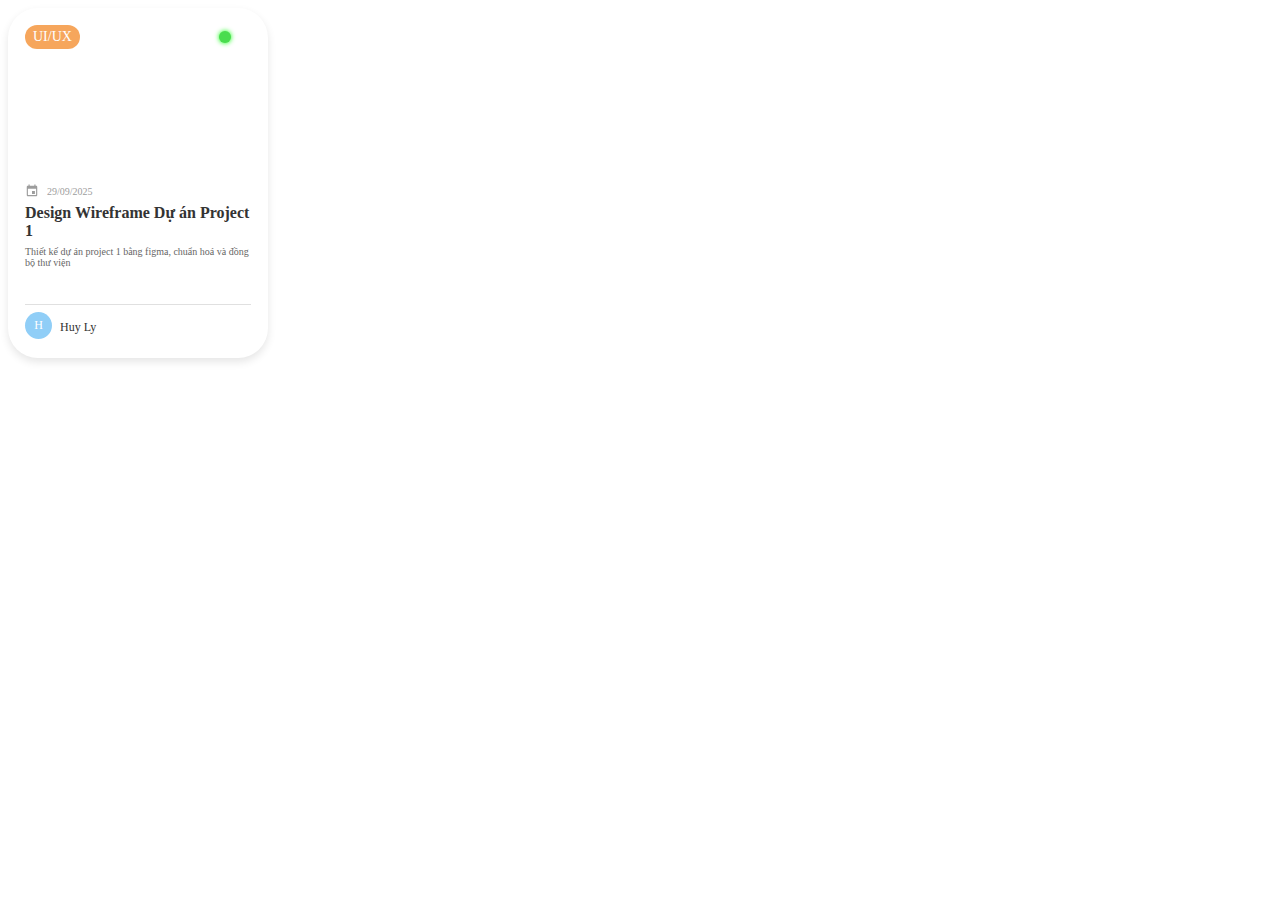
<file: card.html>
<!DOCTYPE html>
<html lang="en">
<head>
    <meta charset="UTF-8">
    <meta name="viewport" content="width=device-width, initial-scale=1.0">
    <title>Document</title>
    <link rel="stylesheet" href="css/card.css">
    <!-- <style>
        *{
            margin: 0;
            padding: 0;
            box-sizing: border-box;
        }

        body{
            font-family: 'Inter', sans-serif;
            background-color: #f0f2f5;
            display: flex;
            justify-content: center;
            align-items: center;
            height: 100vh;
        }

        .card-container{
            width: 240px;
            height: 350px;
            background-color: #fff;
            box-sizing: border-box;
            padding: 0 17px;
            border-radius: 30px;
            box-shadow: 0 4px 8px rgba(0, 0, 0, 0.1);
            position: relative;
            overflow: hidden;
            transition: transform 0.3s, box-shadow 0.3s;
        }

        .card-container:hover{
            cursor: pointer;
            transform: translateY(-10px);
            box-shadow: 0 12px 16px rgba(52, 52, 52, 0.2);
            .img{
                transform: scale(1.05);
            }
        }
        
        .img{
            position: absolute;
            overflow: hidden;
            top: 0;
            left: 0;
            width: 240px;
            height: 170px;
            background-color: antiquewhite;
            background: url(https://images.unsplash.com/photo-1461749280684-dccba630e2f6?q=80&w=2069&auto=format&fit=crop&ixlib=rb-4.1.0&ixid=M3wxMjA3fDB8MHxwaG90by1wYWdlfHx8fGVufDB8fHx8fA==);
            background-size: cover;
            background-position: center;
            transition: all 0.5s ease;
        }

        .content-card{
            margin-top: 176px;
            display: flex;
            flex-direction: column;
            gap: 36px;
        }
        
        .wrap-head{
            display: flex;
            flex-direction: column;
            gap: 6px;
        }

        .wrap-head .title{
            display: flex;
            align-items: center;
            gap: 8px;
            color: #9D9D9D;
            font-size: 10px;
        }

        .wrap-head .heading{
            font-size: 16px;
            font-weight: 600;
            color: #333333;
        }

        .wrap-head .description{
            font-size: 10px;
            color: #666666;
        }

        .user{
            border-top: 1px solid #E0E0E0;
            display: flex;
            align-items: center;
            gap: 8px;
            box-sizing: border-box;
            padding-top: 7px;
        }

        .user .user-avt{
            width: 27px;
            height: 27px;
            border-radius: 50%;
            background-color: #90cef7;
            color: #fff;
            display: flex;
            justify-content: center;
            align-items: center;
            font-size: 12px;
        }

        .user .user-name{
            font-size: 12px;
            color: #333333;
            margin-top: 4px;
        }

        .wrap-pj{
            display: flex;
            justify-content: space-between;
            align-items: center;
            width: 100%;
            max-width: 206px;
            position: absolute;
            top: 17px;
            left: 17px;
        }
        .tag-project{
            background-color: rgba(244, 144, 51, 0.8);
            padding: 4px 8px;
            border-radius: 12px;
            font-size: 14px;
            color: #ffffff;
        }
        .status{
            width: 12px;
            height: 12px;
            border-radius: 50%;
            background-color: #4CAF50;
        }
        
    </style> -->
</head>
<body>
    <div class="card-container">
        <div class="img">
            <div class="wrap-pj">
                <div class="tag-project">UI/UX</div>
                <div class="status"></div>

            </div>
        </div>
        <div class="content-card">
            <div class="wrap-head">
                <div class="title-card">
                    <img src="./css/mdi_calendar.svg" alt="">
                    <div class="text">29/09/2025</div>
                </div>
                <div class="heading-card">Design Wireframe Dự án Project 1</div>
                <div class="description">Thiết kế dự án project 1 bằng figma, chuẩn hoá và đồng bộ thư viện</div>
            </div>

            <div class="user-card-wrap">
                <div class="user-avt-card">H</div>
                <div class="user-name-card">Huy Ly</div>
            </div>
        </div>
    </div>
</body>
</html>
</file>
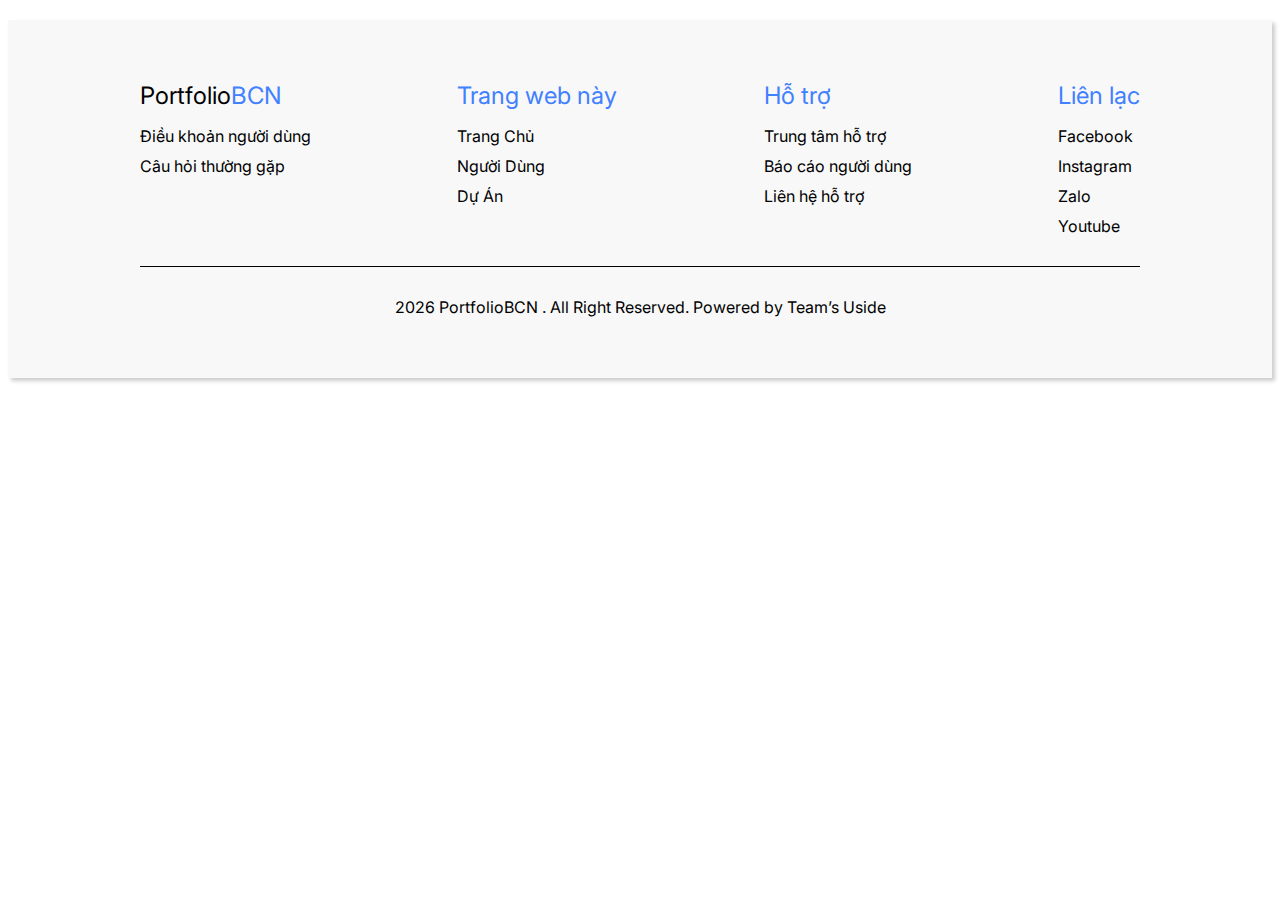
<file: footer.html>
<!DOCTYPE html>
<html lang="en">
<head>
    <meta charset="UTF-8">
    <meta name="viewport" content="width=device-width, initial-scale=1.0">
    <title>Footer</title>

    <link rel="stylesheet" href="./css/footer.css">

    <link rel="preconnect" href="https://fonts.googleapis.com">
    <link rel="preconnect" href="https://fonts.gstatic.com" crossorigin>
    <link href="https://fonts.googleapis.com/css2?family=Inter:ital,opsz,wght@0,14..32,100..900;1,14..32,100..900&display=swap" rel="stylesheet">

</head>
<body>
    <div class="footer">
        <div class="frame1">
            <div class="item1">
                <div class="logo">Portfolio<span>BCN</span></div>
                <div class="discript">
                    <p>Điều khoản người dùng</p>
                    <p>Câu hỏi thường gặp</p>
                </div>
            </div>
            <div class="wrap">
                <div class="item2">
                    <div class="title">Trang web này</div>
                    <div class="option">
                        <p>Trang Chủ</p>
                        <p>Người Dùng</p>
                        <p>Dự Án</p>
                    </div>
                </div>
                
                <div class="item2">
                    <div class="title">Hỗ trợ</div>
                    <div class="option">
                        <p>Trung tâm hỗ trợ</p>
                        <p>Báo cáo người dùng</p>
                        <p>Liên hệ hỗ trợ</p>
                    </div>
                </div>
                <div class="item2">
                    <div class="title">Liên lạc</div>
                    <div class="option">
                        <p>Facebook</p>
                        <p>Instagram</p>
                        <p>Zalo</p>
                        <p>Youtube</p>
                    </div>
                </div>
            </div>
        </div>
        <div class="line"></div>
        <div class="coppyright">2026 PortfolioBCN . All Right Reserved. Powered by Team’s Uside</div>
    </div>
</body>
</html>
</file>
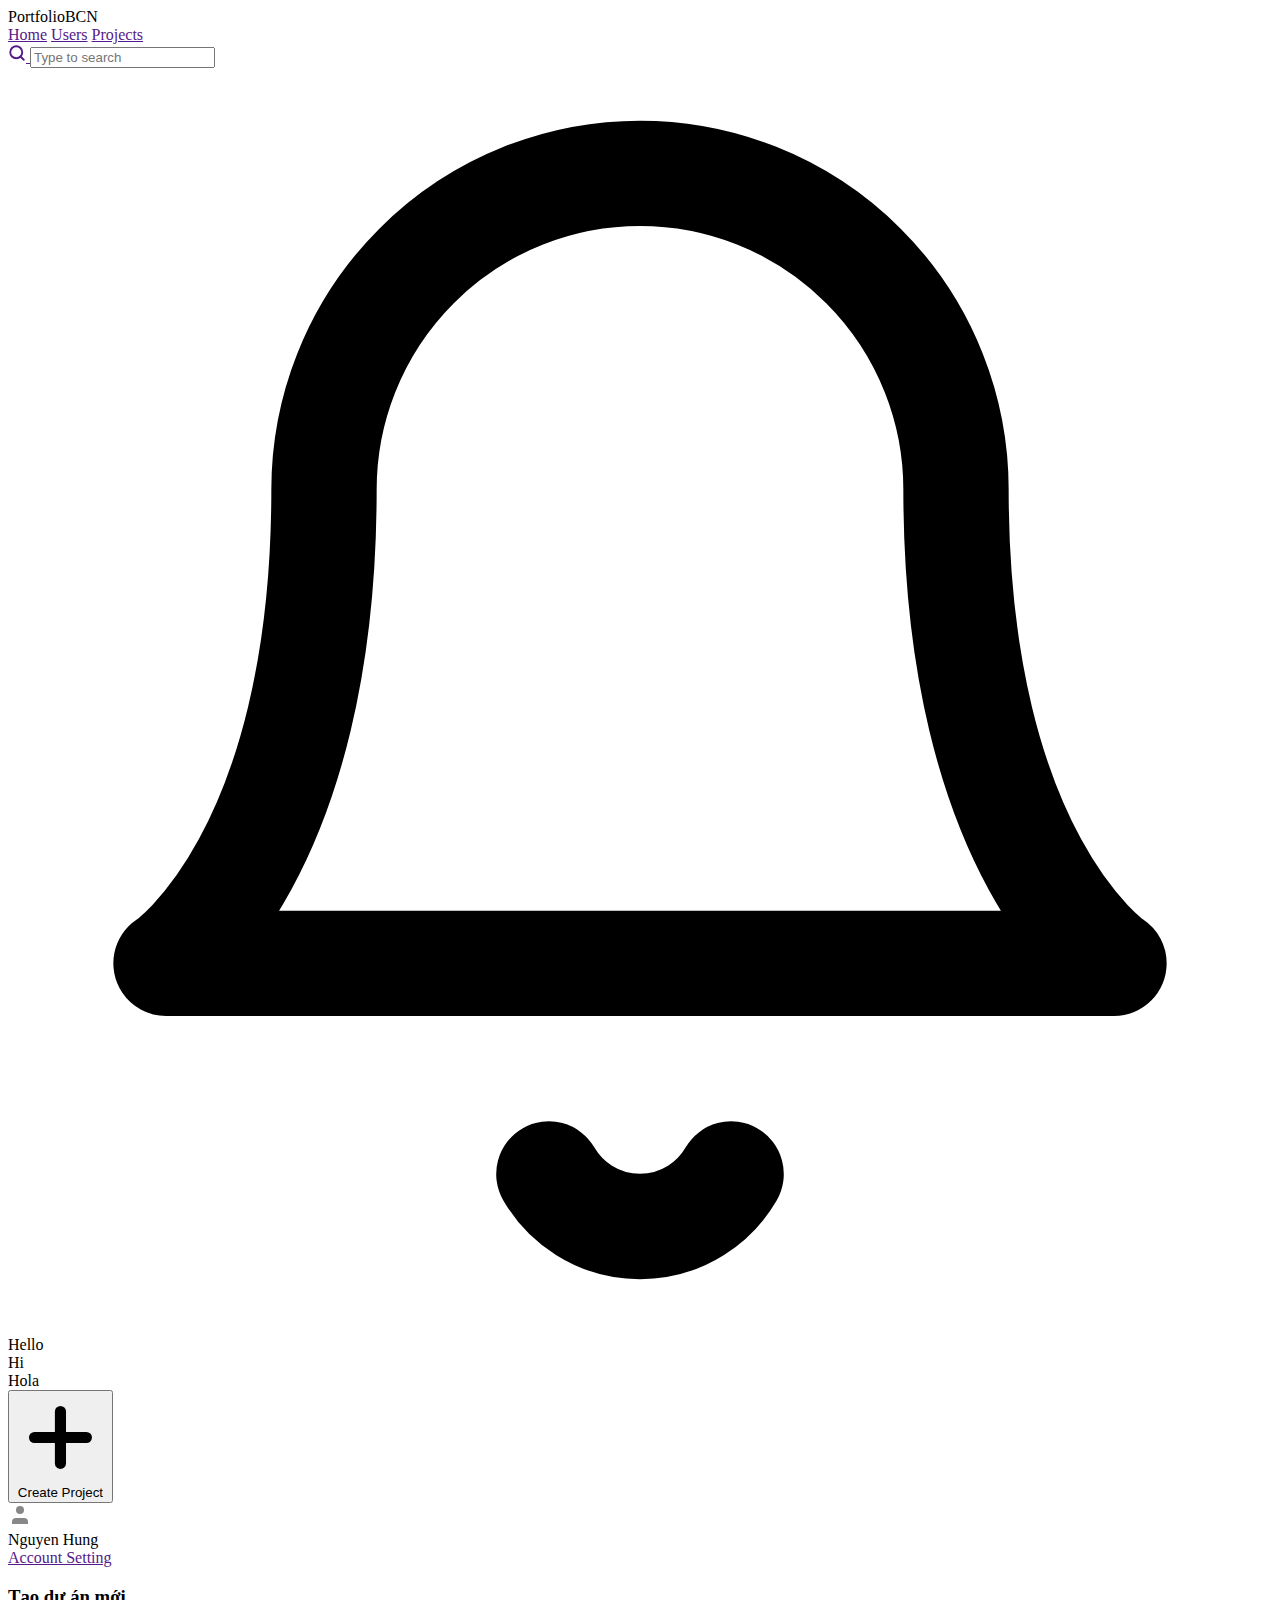
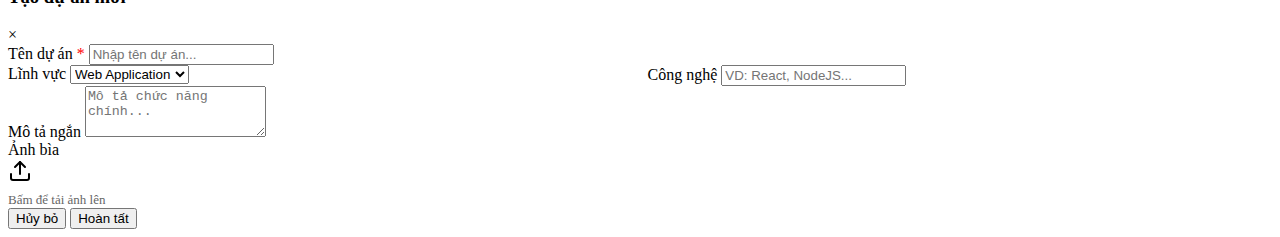
<file: header.html>
<!DOCTYPE html>
<html lang="en">
<head>
    <meta charset="UTF-8">
    <meta name="viewport" content="width=device-width, initial-scale=1.0">
    <title>Header with Integrated Modal</title>
    <!-- Comment lại link CSS ngoài để dùng style nội bộ cho demo chạy được -->
    <!-- <link rel="stylesheet" href="css/header.css"> -->

    <link rel="preconnect" href="https://fonts.googleapis.com">
    <link rel="preconnect" href="https://fonts.gstatic.com" crossorigin>
    <link href="https://fonts.googleapis.com/css2?family=Inter:ital,opsz,wght@0,14..32,100..900;1,14..32,100..900&display=swap" rel="stylesheet">

    

</head>
<body>
    <header>
        <div class="wrap">
            <div class="wrap-1">
                <div class="logo">Portfolio<span>BCN</span></div>
                <div class="navbar">
                    <a href="" class="item">Home</a>
                    <a href="" class="item co-active">Users</a>
                    <a href="" class="item">Projects</a>
                </div>
            </div>
            
            <div class="wrap-2">
                <div class="w2-1">
                    <div class="search">
                        <a href="" id="search-icon">
                            <!-- SVG Search thay thế ảnh lỗi -->
                            <svg width="18" height="18" viewBox="0 0 24 24" fill="none" stroke="currentColor" stroke-width="2.5" stroke-linecap="round" stroke-linejoin="round"><circle cx="11" cy="11" r="8"></circle><line x1="21" y1="21" x2="16.65" y2="16.65"></line></svg>
                        </a>
                        <input id="search-bar" placeholder="Type to search" type="text">
                    </div>
                    
                    <!-- SVG Bell thay thế ảnh lỗi -->
                    <div onclick="noticBar()" id="belt" class="belt">
                        <svg width="100%" height="100%" viewBox="0 0 24 24" fill="none" stroke="currentColor" stroke-width="2" stroke-linecap="round" stroke-linejoin="round"><path d="M18 8A6 6 0 0 0 6 8c0 7-3 9-3 9h18s-3-2-3-9"></path><path d="M13.73 21a2 2 0 0 1-3.46 0"></path></svg>
                    </div>

                    <div id="notification">
                        <div class="wrap-notic">
                            <div class="item">Hello</div>
                            <div class="item">Hi</div>
                            <div class="item">Hola</div>
                        </div>
                    </div>
                </div>

                <!-- NÚT MỚI: CREATE PROJECT -->
                <button class="btn-create" id="open-modal-btn">
                    <svg viewBox="0 0 24 24" fill="none" stroke="currentColor" stroke-width="3" stroke-linecap="round" stroke-linejoin="round"><line x1="12" y1="5" x2="12" y2="19"></line><line x1="5" y1="12" x2="19" y2="12"></line></svg>
                    Create Project
                </button>

                <div class="w2-2">
                    <div class="user-avt">
                        <!-- SVG Avatar thay thế ảnh lỗi -->
                        <svg width="24" height="24" viewBox="0 0 24 24" fill="#888"><path d="M20 21v-2a4 4 0 0 0-4-4H8a4 4 0 0 0-4 4v2"></path><circle cx="12" cy="7" r="4"></circle></svg>
                    </div>
                    <div class="wrap-info">
                        <div class="user-name">Nguyen Hung</div>
                        <a href="" class="setting-user">Account Setting</a>
                    </div>
                </div>
            </div>
        </div>
    </header>

    <!-- FORM MODAL (Ẩn mặc định) -->
    <div class="modal-overlay" id="project-modal">
        <div class="modal-box">
            <div class="modal-header">
                <h3>Tạo dự án mới</h3>
                <span class="close-btn" id="close-modal-x">&times;</span>
            </div>
            
            <form class="modal-body" onsubmit="event.preventDefault(); alert('Đã tạo dự án thành công!'); closeModal();">
                <div class="form-group">
                    <label>Tên dự án <span style="color:red">*</span></label>
                    <input type="text" placeholder="Nhập tên dự án..." required>
                </div>

                <div style="display: flex; gap: 15px;">
                    <div class="form-group" style="flex: 1;">
                        <label>Lĩnh vực</label>
                        <select>
                            <option>Web Application</option>
                            <option>Mobile App</option>
                            <option>IoT System</option>
                            <option>Data Science</option>
                        </select>
                    </div>
                    <div class="form-group" style="flex: 1;">
                        <label>Công nghệ</label>
                        <input type="text" placeholder="VD: React, NodeJS...">
                    </div>
                </div>

                <div class="form-group">
                    <label>Mô tả ngắn</label>
                    <textarea rows="3" placeholder="Mô tả chức năng chính..."></textarea>
                </div>

                <div class="form-group">
                    <label>Ảnh bìa</label>
                    <div class="upload-area" id="upload-trigger">
                        <svg width="24" height="24" viewBox="0 0 24 24" fill="none" stroke="currentColor" stroke-width="2" stroke-linecap="round" stroke-linejoin="round" style="color:var(--primary-color)"><path d="M21 15v4a2 2 0 0 1-2 2H5a2 2 0 0 1-2-2v-4"></path><polyline points="17 8 12 3 7 8"></polyline><line x1="12" y1="3" x2="12" y2="15"></line></svg>
                        <p style="font-size: 13px; color: #666; margin: 5px 0 0;">Bấm để tải ảnh lên</p>
                        <input type="file" hidden id="file-input">
                    </div>
                </div>
                
                <div class="modal-footer">
                    <button type="button" class="btn-cancel" id="close-modal-btn">Hủy bỏ</button>
                    <button type="submit" class="btn-submit">Hoàn tất</button>
                </div>
            </form>
        </div>
    </div>


</body>
</html>
</file>
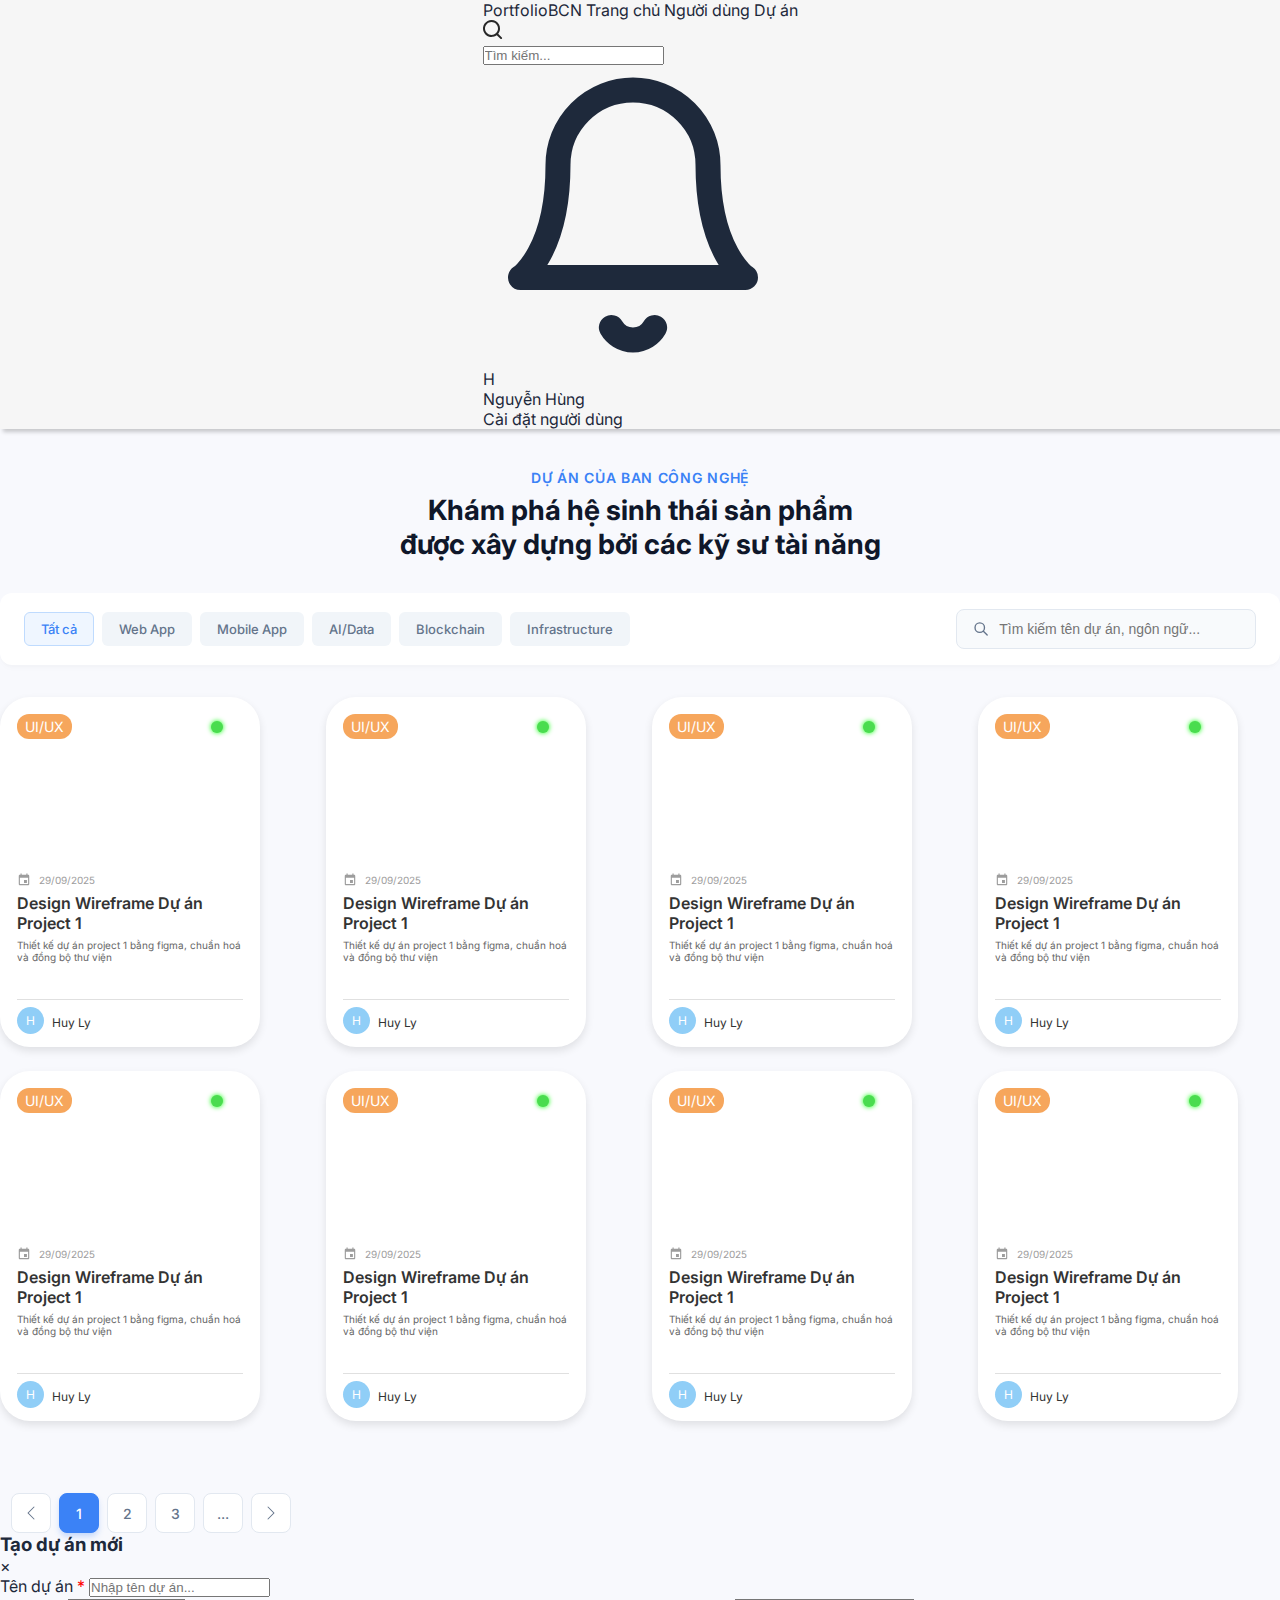
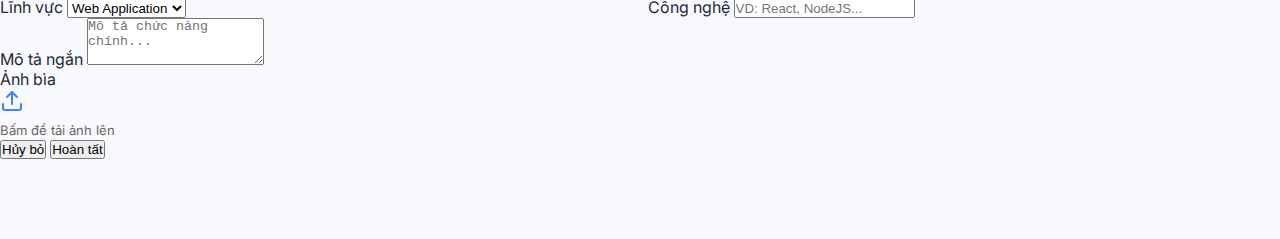
<file: projectPage.html>
<!DOCTYPE html>
<html lang="en">
<head>
    <meta charset="UTF-8">
    <meta name="viewport" content="width=device-width, initial-scale=1.0">
    <link rel="stylesheet" href="css/style.css">
    <link rel="stylesheet" href="css/header.css">
    <link rel="stylesheet" href="css/projectCSS.css">
    <link rel="stylesheet" href="./css/card.css">
    <title>Porfolio</title>

    <link rel="preconnect" href="https://fonts.googleapis.com">
    <link rel="preconnect" href="https://fonts.gstatic.com" crossorigin>
    <link href="https://fonts.googleapis.com/css2?family=Inter:ital,opsz,wght@0,14..32,100..900;1,14..32,100..900&display=swap" rel="stylesheet">

    <script defer src="js/header.js"></script>
</head>
<body>
    <header>
        <div class="container-header">
            <div class="wrap-left">
                <a class="logo" href="#">Portfolio<span>BCN</span></a>
                <navbar>
                    <a href="index.html" class="item">Trang chủ</a>
                    <a href="userPage.html" class="item">Người dùng</a>
                    <a href="projectPage.html" class="item active">Dự án</a>
                </navbar>
            </div>
            <div class="wrap-right">
                <div class="search">
                    <!-- Chhỗ onclick có thể thêm sau này tính năng tìm kiếm -->
                    <div class="icon-search" onclick="search()">
                        <img src="./img/main/header-img/search-icon.svg" alt="">
                    </div>
                    <input type="text" placeholder="Tìm kiếm...">
                </div>

                <div class="notic">
                    <div onclick="noticBar()" id="belt" class="belt">
                        <svg width="100%" height="100%" viewBox="0 0 24 24" fill="none" stroke="currentColor" stroke-width="2" stroke-linecap="round" stroke-linejoin="round"><path d="M18 8A6 6 0 0 0 6 8c0 7-3 9-3 9h18s-3-2-3-9"></path><path d="M13.73 21a2 2 0 0 1-3.46 0"></path></svg>
                    </div>

                </div>

                <div class="line"></div>

                <div class="user-box">
                    <div class="avatar">H</div>
                    <div class="info-and-setting">
                        <div class="user-name">Nguyễn Hùng</div>
                        <div class="user-setting" onclick="openSetting()">Cài đặt người dùng</div>
                    </div>
                </div>
            </div>
        </div>
    </header>
    
    <div class="container-PJ">
        <div class="wrap">
            
            <!-- Heading -->
            <div class="heading">
                <div class="wrap-text">
                    <div class="head">Dự án của Ban Công Nghệ</div>
                    <div class="title">Khám phá hệ sinh thái sản phẩm<br>được xây dựng bởi các kỹ sư tài năng</div>
                </div>
            </div>

            <!-- Toolbar: Search & Filter -->
            <div class="tool">
                <div class="filter-tags">
                    <div class="filter-tag active">Tất cả</div>
                    <div class="filter-tag">Web App</div>
                    <div class="filter-tag">Mobile App</div>
                    <div class="filter-tag">AI/Data</div>
                    <div class="filter-tag">Blockchain</div>
                    <div class="filter-tag">Infrastructure</div>
                </div>

                <div class="search-project-box">
                    <svg xmlns="http://www.w3.org/2000/svg" fill="none" viewBox="0 0 24 24" stroke="currentColor" stroke-width="2">
                        <path stroke-linecap="round" stroke-linejoin="round" d="M21 21l-6-6m2-5a7 7 0 11-14 0 7 7 0 0114 0z" />
                    </svg>
                    <input type="text" placeholder="Tìm kiếm tên dự án, ngôn ngữ...">
                </div>
            </div>
            <div class="content">

                <!-- PROJECT 1 -->
                <div class="card-container">
                    <div class="img">
                        <div class="wrap-pj">
                            <div class="tag-project">UI/UX</div>
                            <div class="status"></div>

                        </div>
                    </div>
                    <div class="content-card">
                        <div class="wrap-head">
                            <div class="title-card">
                                <img src="./img/main/mdi_calendar.svg" alt="">
                                <div class="text">29/09/2025</div>
                            </div>
                            <div class="heading-card">Design Wireframe Dự án Project 1</div>
                            <div class="description">Thiết kế dự án project 1 bằng figma, chuẩn hoá và đồng bộ thư viện</div>
                        </div>

                        <div class="user-card-wrap">
                            <div class="user-avt-card">H</div>
                            <div class="user-name-card">Huy Ly</div>
                        </div>
                    </div>
                </div>

                <!-- PROJECT 2 -->
                <div class="card-container">
                    <div class="img">
                        <div class="wrap-pj">
                            <div class="tag-project">UI/UX</div>
                            <div class="status"></div>

                        </div>
                    </div>
                    <div class="content-card">
                        <div class="wrap-head">
                            <div class="title-card">
                                <img src="./img/main/mdi_calendar.svg" alt="">
                                <div class="text">29/09/2025</div>
                            </div>
                            <div class="heading-card">Design Wireframe Dự án Project 1</div>
                            <div class="description">Thiết kế dự án project 1 bằng figma, chuẩn hoá và đồng bộ thư viện</div>
                        </div>

                        <div class="user-card-wrap">
                            <div class="user-avt-card">H</div>
                            <div class="user-name-card">Huy Ly</div>
                        </div>
                    </div>
                </div>


                <!-- PROJECT 3 -->
                <div class="card-container">
                    <div class="img">
                        <div class="wrap-pj">
                            <div class="tag-project">UI/UX</div>
                            <div class="status"></div>

                        </div>
                    </div>
                    <div class="content-card">
                        <div class="wrap-head">
                            <div class="title-card">
                                <img src="./img/main/mdi_calendar.svg" alt="">
                                <div class="text">29/09/2025</div>
                            </div>
                            <div class="heading-card">Design Wireframe Dự án Project 1</div>
                            <div class="description">Thiết kế dự án project 1 bằng figma, chuẩn hoá và đồng bộ thư viện</div>
                        </div>

                        <div class="user-card-wrap">
                            <div class="user-avt-card">H</div>
                            <div class="user-name-card">Huy Ly</div>
                        </div>
                    </div>
                </div>


                <!-- PROJECT 4 -->
                <div class="card-container">
                    <div class="img">
                        <div class="wrap-pj">
                            <div class="tag-project">UI/UX</div>
                            <div class="status"></div>

                        </div>
                    </div>
                    <div class="content-card">
                        <div class="wrap-head">
                            <div class="title-card">
                                <img src="./img/main/mdi_calendar.svg" alt="">
                                <div class="text">29/09/2025</div>
                            </div>
                            <div class="heading-card">Design Wireframe Dự án Project 1</div>
                            <div class="description">Thiết kế dự án project 1 bằng figma, chuẩn hoá và đồng bộ thư viện</div>
                        </div>

                        <div class="user-card-wrap">
                            <div class="user-avt-card">H</div>
                            <div class="user-name-card">Huy Ly</div>
                        </div>
                    </div>
                </div>


                <!-- PROJECT 5 -->
                <div class="card-container">
                    <div class="img">
                        <div class="wrap-pj">
                            <div class="tag-project">UI/UX</div>
                            <div class="status"></div>

                        </div>
                    </div>
                    <div class="content-card">
                        <div class="wrap-head">
                            <div class="title-card">
                                <img src="./img/main/mdi_calendar.svg" alt="">
                                <div class="text">29/09/2025</div>
                            </div>
                            <div class="heading-card">Design Wireframe Dự án Project 1</div>
                            <div class="description">Thiết kế dự án project 1 bằng figma, chuẩn hoá và đồng bộ thư viện</div>
                        </div>

                        <div class="user-card-wrap">
                            <div class="user-avt-card">H</div>
                            <div class="user-name-card">Huy Ly</div>
                        </div>
                    </div>
                </div>


                <!-- PROJECT 6 -->
                <div class="card-container">
                    <div class="img">
                        <div class="wrap-pj">
                            <div class="tag-project">UI/UX</div>
                            <div class="status"></div>

                        </div>
                    </div>
                    <div class="content-card">
                        <div class="wrap-head">
                            <div class="title-card">
                                <img src="./img/main/mdi_calendar.svg" alt="">
                                <div class="text">29/09/2025</div>
                            </div>
                            <div class="heading-card">Design Wireframe Dự án Project 1</div>
                            <div class="description">Thiết kế dự án project 1 bằng figma, chuẩn hoá và đồng bộ thư viện</div>
                        </div>

                        <div class="user-card-wrap">
                            <div class="user-avt-card">H</div>
                            <div class="user-name-card">Huy Ly</div>
                        </div>
                    </div>
                </div>


                <!-- PROJECT 7 -->
                <div class="card-container">
                    <div class="img">
                        <div class="wrap-pj">
                            <div class="tag-project">UI/UX</div>
                            <div class="status"></div>

                        </div>
                    </div>
                    <div class="content-card">
                        <div class="wrap-head">
                            <div class="title-card">
                                <img src="./img/main/mdi_calendar.svg" alt="">
                                <div class="text">29/09/2025</div>
                            </div>
                            <div class="heading-card">Design Wireframe Dự án Project 1</div>
                            <div class="description">Thiết kế dự án project 1 bằng figma, chuẩn hoá và đồng bộ thư viện</div>
                        </div>

                        <div class="user-card-wrap">
                            <div class="user-avt-card">H</div>
                            <div class="user-name-card">Huy Ly</div>
                        </div>
                    </div>
                </div>


                 <!-- PROJECT 8 -->
                <div class="card-container">
                    <div class="img">
                        <div class="wrap-pj">
                            <div class="tag-project">UI/UX</div>
                            <div class="status"></div>

                        </div>
                    </div>
                    <div class="content-card">
                        <div class="wrap-head">
                            <div class="title-card">
                                <img src="./img/main/mdi_calendar.svg" alt="">
                                <div class="text">29/09/2025</div>
                            </div>
                            <div class="heading-card">Design Wireframe Dự án Project 1</div>
                            <div class="description">Thiết kế dự án project 1 bằng figma, chuẩn hoá và đồng bộ thư viện</div>
                        </div>

                        <div class="user-card-wrap">
                            <div class="user-avt-card">H</div>
                            <div class="user-name-card">Huy Ly</div>
                        </div>
                    </div>
                </div>


            <!-- Pagination -->
            <div class="pagination">
                <div class="page-btn">
                    <svg xmlns="http://www.w3.org/2000/svg" width="16" height="16" fill="currentColor" viewBox="0 0 16 16">
                        <path fill-rule="evenodd" d="M11.354 1.646a.5.5 0 0 1 0 .708L5.707 8l5.647 5.646a.5.5 0 0 1-.708.708l-6-6a.5.5 0 0 1 0-.708l6-6a.5.5 0 0 1 .708 0z"/>
                    </svg>
                </div>
                <div class="page-btn active">1</div>
                <div class="page-btn">2</div>
                <div class="page-btn">3</div>
                <div class="page-btn">...</div>
                <div class="page-btn">
                     <svg xmlns="http://www.w3.org/2000/svg" width="16" height="16" fill="currentColor" viewBox="0 0 16 16">
                        <path fill-rule="evenodd" d="M4.646 1.646a.5.5 0 0 1 .708 0l6 6a.5.5 0 0 1 0 .708l-6 6a.5.5 0 0 1-.708-.708L10.293 8 4.646 2.354a.5.5 0 0 1 0-.708z"/>
                    </svg>
                </div>
            </div>

        </div>
    </div>


    <div class="modal-overlay" id="project-modal">
        <div class="modal-box">
            <div class="modal-header">
                <h3>Tạo dự án mới</h3>
                <span class="close-btn" id="close-modal-x">&times;</span>
            </div>
            
            <form class="modal-body" onsubmit="event.preventDefault(); alert('Đã tạo dự án thành công!'); closeModal();">
                <div class="form-group">
                    <label>Tên dự án <span style="color:red">*</span></label>
                    <input type="text" placeholder="Nhập tên dự án..." required>
                </div>

                <div style="display: flex; gap: 15px;">
                    <div class="form-group" style="flex: 1;">
                        <label>Lĩnh vực</label>
                        <select>
                            <option>Web Application</option>
                            <option>Mobile App</option>
                            <option>IoT System</option>
                            <option>Data Science</option>
                        </select>
                    </div>
                    <div class="form-group" style="flex: 1;">
                        <label>Công nghệ</label>
                        <input type="text" placeholder="VD: React, NodeJS...">
                    </div>
                </div>

                <div class="form-group">
                    <label>Mô tả ngắn</label>
                    <textarea rows="3" placeholder="Mô tả chức năng chính..."></textarea>
                </div>

                <div class="form-group">
                    <label>Ảnh bìa</label>
                    <div class="upload-area" id="upload-trigger">
                        <svg width="24" height="24" viewBox="0 0 24 24" fill="none" stroke="currentColor" stroke-width="2" stroke-linecap="round" stroke-linejoin="round" style="color:var(--primary-color)"><path d="M21 15v4a2 2 0 0 1-2 2H5a2 2 0 0 1-2-2v-4"></path><polyline points="17 8 12 3 7 8"></polyline><line x1="12" y1="3" x2="12" y2="15"></line></svg>
                        <p style="font-size: 13px; color: #666; margin: 5px 0 0;">Bấm để tải ảnh lên</p>
                        <input type="file" hidden id="file-input">
                    </div>
                </div>
                
                <div class="modal-footer">
                    <button type="button" class="btn-cancel" id="close-modal-btn">Hủy bỏ</button>
                    <button type="submit" class="btn-submit">Hoàn tất</button>
                </div>
            </form>
        </div>
    </div>
</body>
</html>
</file>
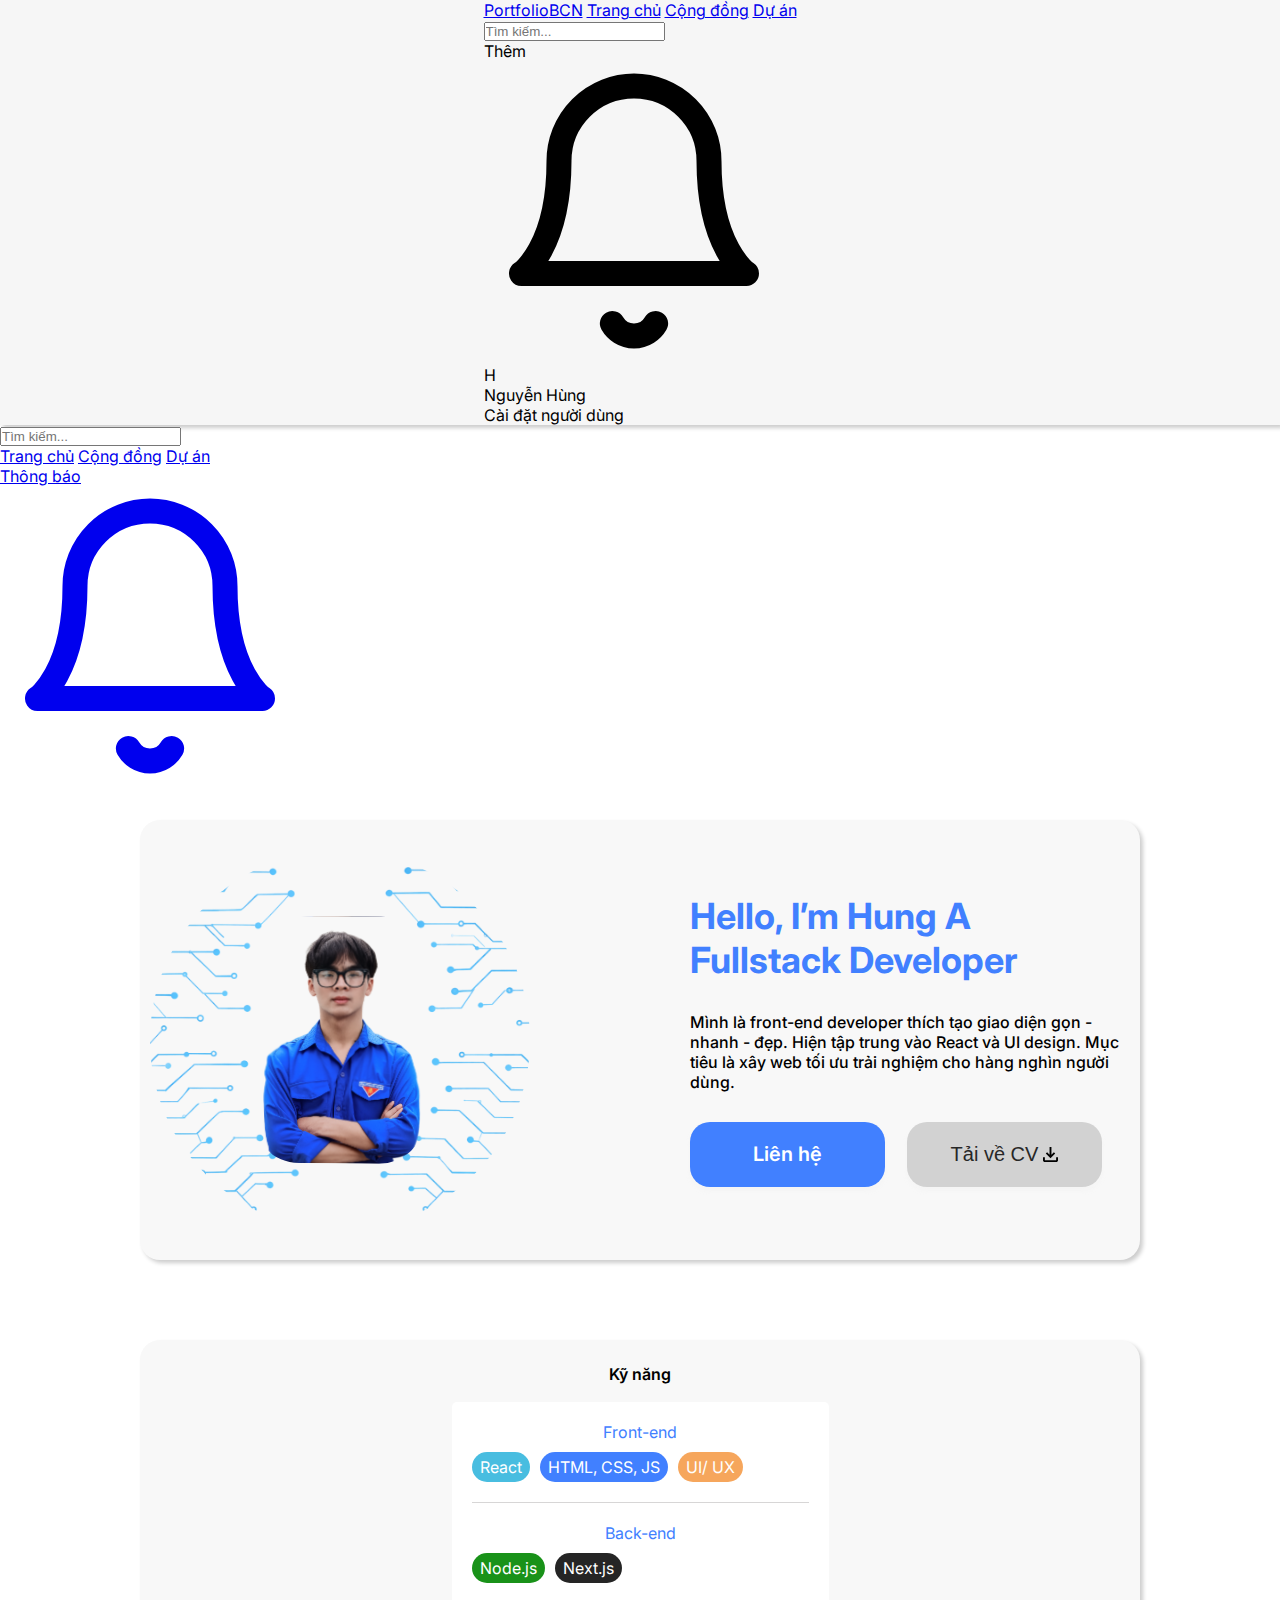
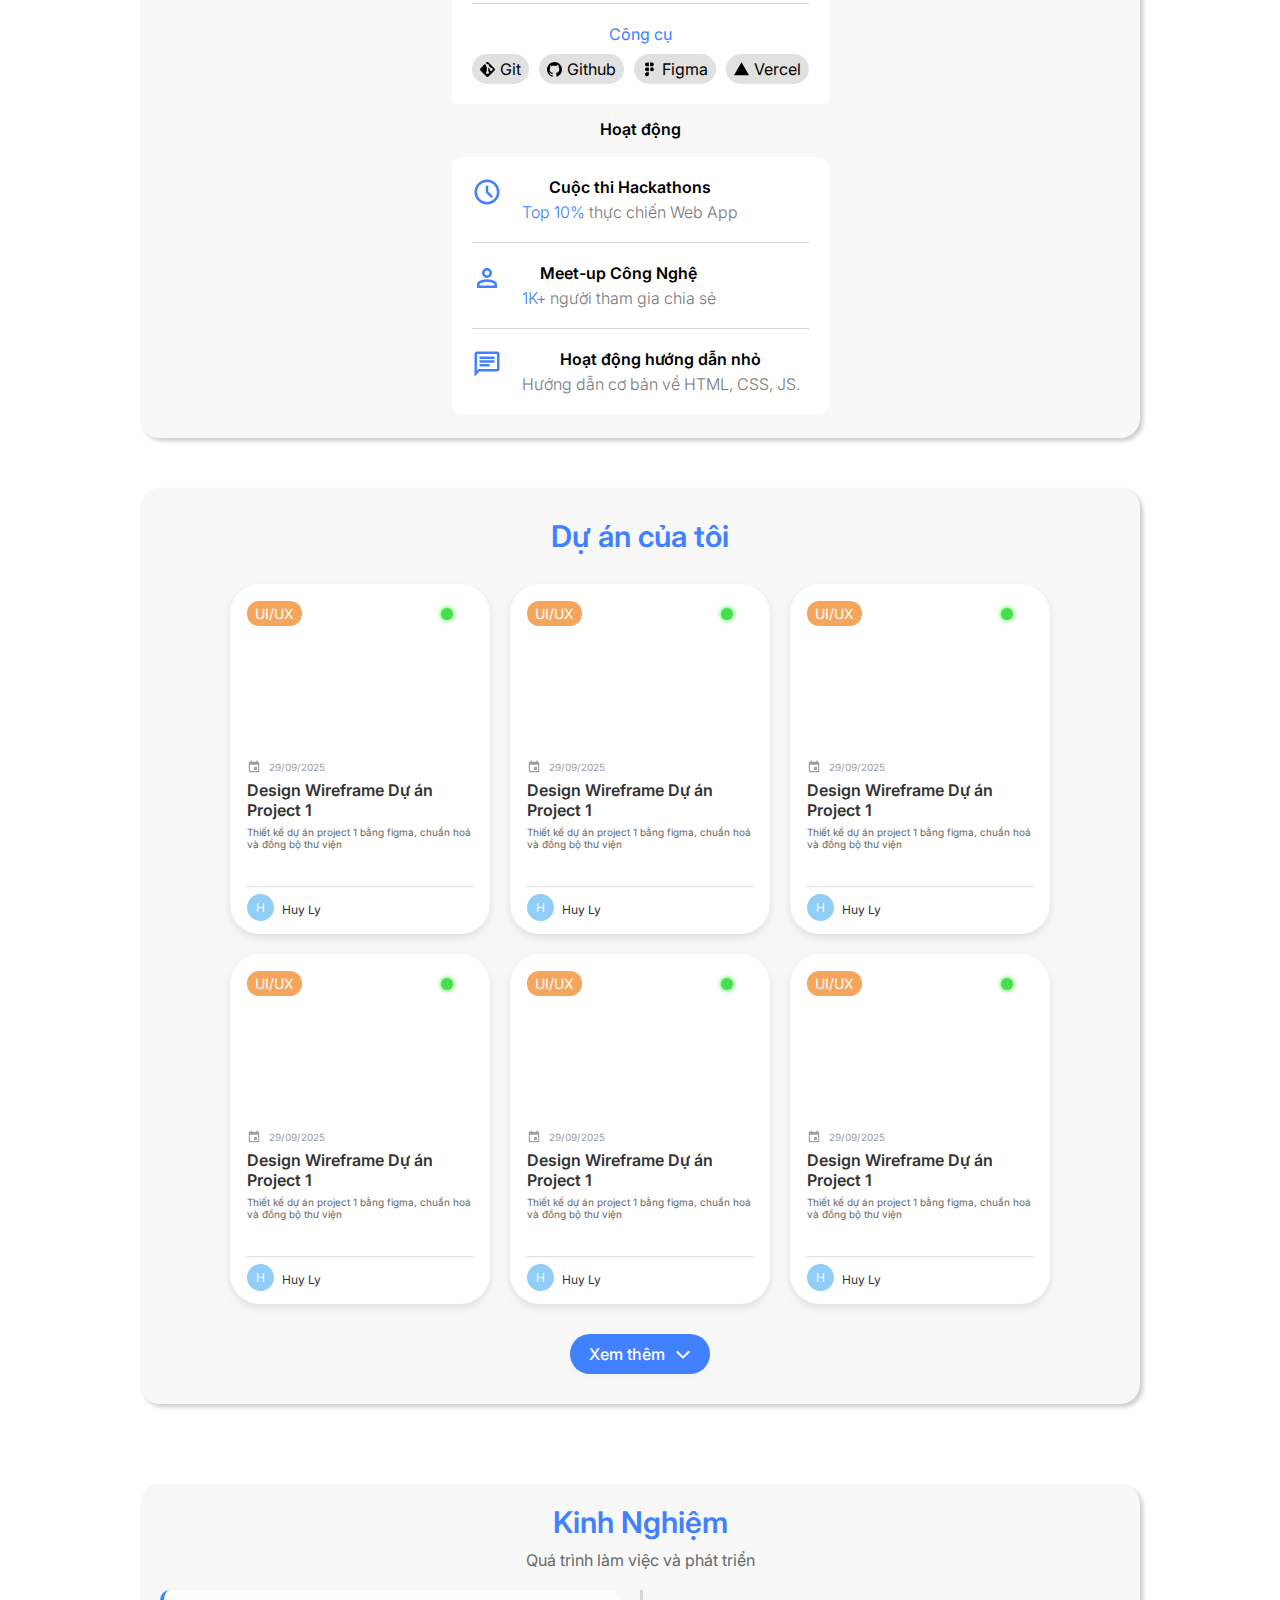
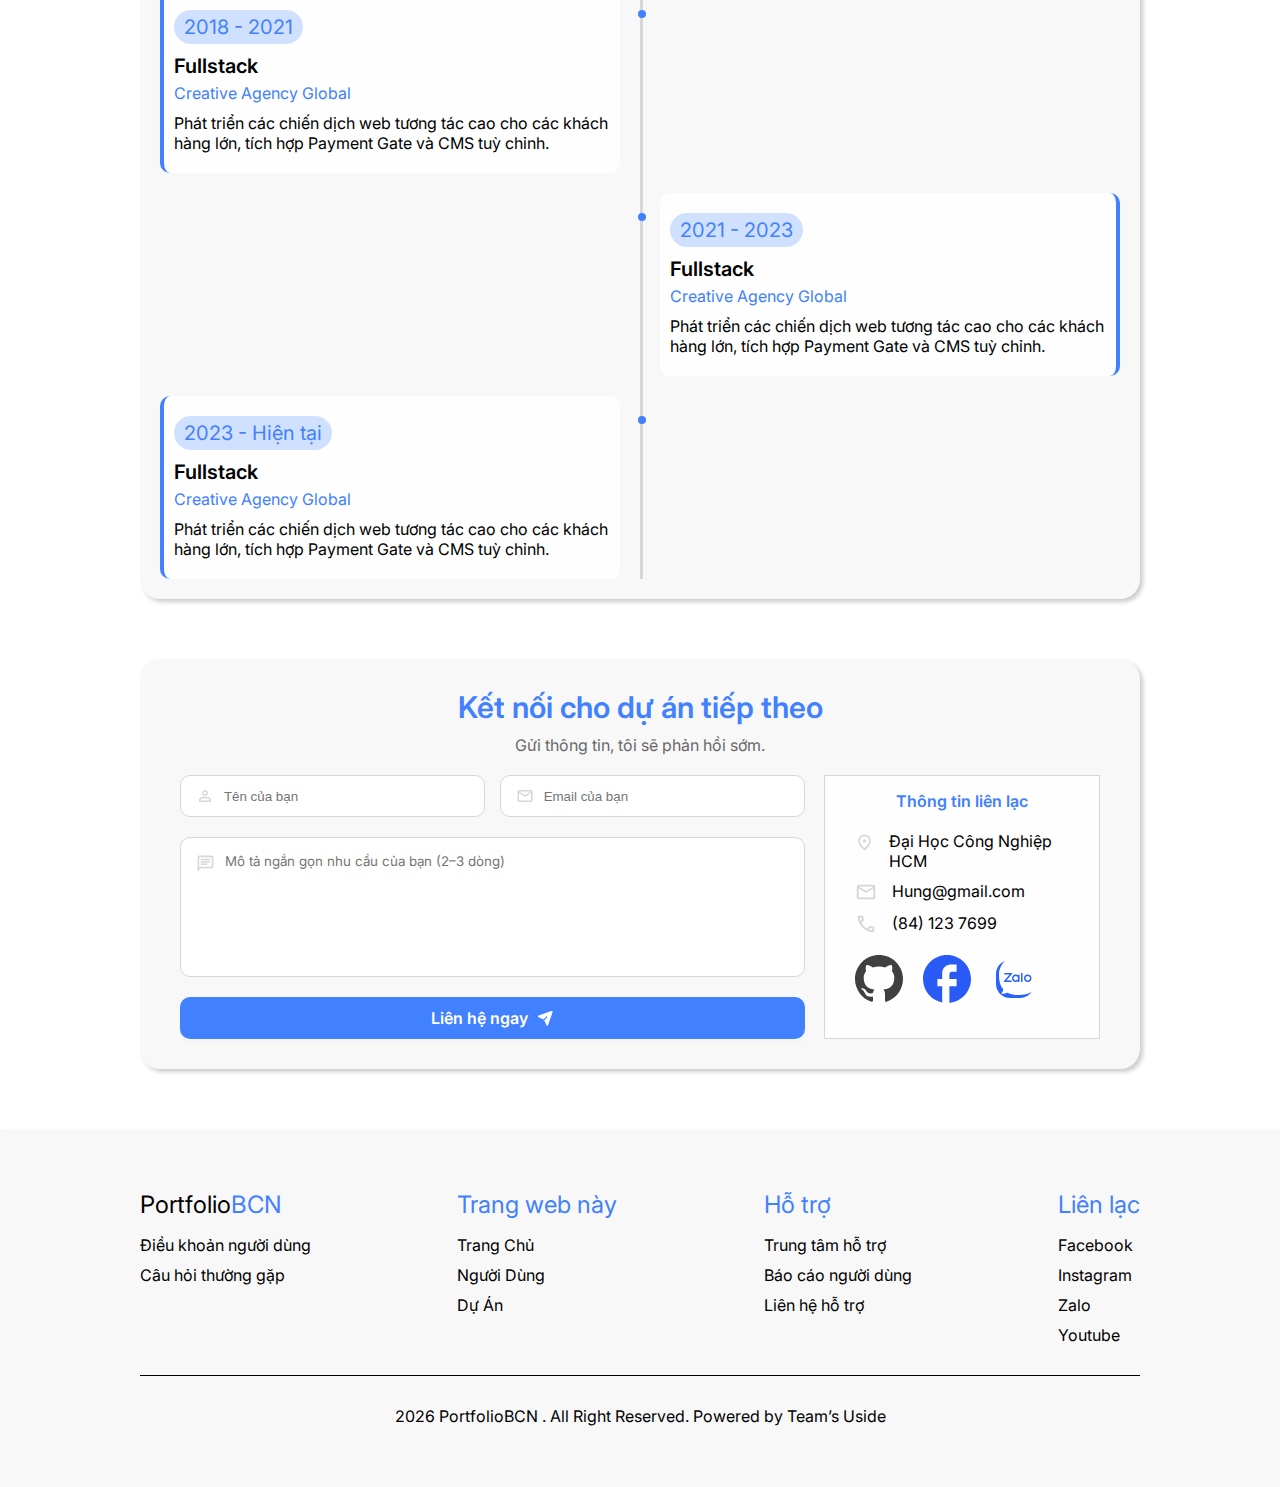
<file: userPage.html>
<!DOCTYPE html>
<html lang="en">
<head>
    <meta charset="UTF-8">
    <meta name="viewport" content="width=device-width, initial-scale=1.0">
    <link rel="stylesheet" href="css/style.css">
    <link rel="stylesheet" href="css/header.css">
    <link rel="stylesheet" href="css/style-user.css">
    <link rel="stylesheet" href="css/card.css">
    <link rel="stylesheet" href="./css/footer.css">
    <title>Nguyễn Hùng</title>
    <link rel="preconnect" href="https://fonts.googleapis.com">
    <link rel="preconnect" href="https://fonts.gstatic.com" crossorigin>
    <link href="https://fonts.googleapis.com/css2?family=Inter:ital,opsz,wght@0,14..32,100..900;1,14..32,100..900&display=swap" rel="stylesheet">

    <script defer src="./js/header.js"></script>
    <script defer src="./js/main.js"></script>
    <script defer src="../js/userPage.js"></script>
</head>
<body>
    <header>
        <div class="container-header">
            <div class="wrap-left">
                <a class="logo" href="#">Portfolio<span>BCN</span></a>
                <navbar>
                    <a href="index.html" class="item">Trang chủ</a>
                    <a href="userPage.html" class="item active">Cộng đồng</a>
                    <a href="projectPage.html" class="item">Dự án</a>
                </navbar>
            </div>
            <div class="wrap-right">
                
                <div class="search">
                    <!-- Chhỗ onclick có thể thêm sau này tính năng tìm kiếm -->
                    <div class="icon-search" onclick="search()">
                        <!-- <img src="./img/main/header-img/search-icon.svg" alt=""> -->
                    </div>
                    <input type="text" placeholder="Tìm kiếm...">
                </div>

                <div class="themDuAn hover hover-dark" onclick="AddProject()">
                    <div class="title">Thêm</div>
                    <div class="dauCong">

                    </div>
                </div>

                <div class="notic">
                    <div onclick="noticBar()" id="belt" class="belt">
                        <svg width="100%" height="100%" viewBox="0 0 24 24" fill="none" stroke="currentColor" stroke-width="2" stroke-linecap="round" stroke-linejoin="round"><path d="M18 8A6 6 0 0 0 6 8c0 7-3 9-3 9h18s-3-2-3-9"></path><path d="M13.73 21a2 2 0 0 1-3.46 0"></path></svg>
                    </div>

                </div>

                

                <div class="line"></div>

                <div class="user-box">
                    <div class="avatar">H</div>
                    <div class="info-and-setting">
                        <div class="user-name">Nguyễn Hùng</div>
                        <div class="user-setting" onclick="openSetting()">Cài đặt người dùng</div>
                    </div>
                </div>

                <div class="hamburger-bar">
                    <!-- <img src="./img/Hamburger.svg" alt=""> -->
                </div>
            </div>
        </div>
    </header>

    <div class="overlay">
        <div class="themDuAn-popUp">
            <div class="close-popUp-btn" onclick="closePopUp()">x</div>
        </div>

    </div>

    <div class="mobile-menu" id="mobileMenu">
        <div class="search">
            <!-- Chhỗ onclick có thể thêm sau này tính năng tìm kiếm -->
            <div class="icon-search" onclick="search()">
                <!-- <img src="./img/main/header-img/search-icon.svg" alt=""> -->
            </div>
            <input type="text" placeholder="Tìm kiếm...">
        </div>

        <a href="index.html" class="item">Trang chủ</a>
        <a href="userPage.html" class="item active">Cộng đồng</a>
        <a href="projectPage.html" class="item">Dự án</a>
        <a href="#" class="thongBao item">
            <div class="title-mobile">Thông báo</div>
            <div class="notic">

                <div onclick="noticBar()" id="belt" class="belt">
                    <svg width="100%" height="100%" viewBox="0 0 24 24" fill="none" stroke="currentColor" stroke-width="2" stroke-linecap="round" stroke-linejoin="round"><path d="M18 8A6 6 0 0 0 6 8c0 7-3 9-3 9h18s-3-2-3-9"></path><path d="M13.73 21a2 2 0 0 1-3.46 0"></path></svg>
                </div>
                    
            </div>
        </a>

    </div>

    <section class="banner container">
        <div class="banner-left">
            <div class="avatar-wrapper">
                <img src="img/main/bannerImg/anhHung.svg">
            </div>
        </div>
        <div class="banner-right">
            <div class="content">
                <div class="introduce">
                    Hello, I’m Hung
                    A Fullstack Developer   
                </div>
                <div class="info">
                    Mình là front-end developer thích tạo giao diện gọn - nhanh - đẹp. 
                    Hiện tập trung vào React và UI design. Mục tiêu là xây web tối ưu 
                    trải nghiệm cho hàng nghìn người dùng.
                </div>
                <div class="btn-box" id="goContact">
                    <a href="#contact-section" class="btn-primary-color btn hover">Liên hệ</a>
                    <button class="download-cv btn-accent-color btn hover">Tải về CV <div class="download-icon"></div></button>
                </div>
            </div>
        </div>
    </section>
    
    <div class="about-me container">
        
    </div>

    <section class="mainContent container">
        <div class="main-left">
            <div class="content">
                <div class="intro">Kỹ năng</div>
                <div class="wrap-hl">
                    <div class="high-light">
                        <div class="hl-head">Front-end</div>
                        <div class="list-item">
                            <div class="item color-text re-tag">React</div>
                            <div class="item color-text basic-tag">HTML, CSS, JS</div>
                            <div class="item color-text ui-tag">UI/ UX</div>
                            
                        </div>
                    </div>
                    <div class="line"></div>
                    
                    <div class="high-light">
                        <div class="hl-head">Back-end</div>
                        <div class="list-item">
                            <div class="item color-text node-tag">Node.js</div>
                            <div class="item color-text nex-tag">Next.js</div>
                        </div>
                    </div>

                    <div class="line"></div>
                    <div class="high-light">
                        <div class="hl-head">Công cụ</div>
                        <div class="list-item">
                            <div class="item"> <div class="icon-li git-icon"></div> Git</div>
                            <div class="item"> <div class="icon-li github"></div> Github</div>
                            <div class="item"> <div class="icon-li figma-icon"></div> Figma</div>
                            <div class="item"> <div class="icon-li vercel-icon"></div> Vercel</div>
                        </div>
                    </div>

                </div>
                <div class="intro">Hoạt động</div>
                <div class="wrap-hl-2">

                    <div class="high-light-2">
                        <div class="hl-head-icon icon-1">
                            
                        </div>
                        <div class="wrap-text-hl">
                            <div class="title-hl">Cuộc thi Hackathons</div>
                            <div class="content-hl"><span>Top 10%</span> thực chiến Web App</div>
                        </div>
                    </div>
                    <div class="line"></div>
                    <div class="high-light-2">
                        <div class="hl-head-icon icon-2">
                            
                        </div>
                        <div class="wrap-text-hl">
                            <div class="title-hl">Meet-up Công Nghệ</div>
                            <div class="content-hl"><span>1K+</span> người tham gia chia sẻ</div>
                        </div>
                    </div>
                    <div class="line"></div>
                    <div class="high-light-2">
                        <div class="hl-head-icon icon-3">
                            
                        </div>
                        <div class="wrap-text-hl">
                            <div class="title-hl">Hoạt động hướng dẫn nhỏ</div>
                            <div class="content-hl">Hướng dẫn cơ bản về HTML, CSS, JS.</div>
                        </div>
                    </div>

                </div>
            </div>
        </div>
        <div class="main-right">
            <div class="title">Dự án của tôi</div>
            <!-- <div class="filter-bar">
                <div class="chips">
                    <button class="chip active" data-type="all">All</button>
                    <button class="chip" data-type="frontend">Front-end</button>
                    <button class="chip" data-type="fullstack">Fullstack</button>
                    <button class="chip" data-type="uiux">UI/UX</button>
                </div>

                <div class="filter-actions">
                    <input id="searchInput" type="text" placeholder="Search project by name / tech..." />
                    <button id="openFilter">⚙</button>
                </div>
            </div> -->
            <div class="project-box">
                
                <!-- Chi tiet du an -->
                <div class="overlay-chitiet">
                    <div class="chiTietDuAn-1">
                        <div class="close-popUp-btn" onclick="closePopUp()">x</div>
                        
                        <div class="title-popUp-DuAn">Design Wireframe Dự án Project 1</div>
                        <div class="content-popUp-DuAn">
                            <div class="left-popUp">
                                <div class="bg-popUp"></div>
                            </div>
                            <div class="right-popUp">
                                <div class="title-pop">
                                    <div class="high">Giới thiệu:</div>
                                    <div class="text">Thiết kế dự án project 1 bằng figma, chuẩn hoá và đồng bộ thư viện</div>
                                </div>
                                <div class="title-pop">
                                    <div class="high">Tính năng:</div>
                                    <div class="text">
                                        <li>Feature 1</li>
                                        <li>Feature 2</li>
                                        <li>Feature 3</li>
                                    </div>
                                </div>
                                <div class="title-pop">
                                    <div class="high">Công nghệ sử dụng:</div>
                                    <div class="text"></div>
                                </div>
                            </div>
                        </div>
                        <div class="overView">
                            <div class="link-popUp"><a href="#">https://webbcn.vercel.app/userPage.html</a></div>
                        </div>
                    </div>
                </div>

                <div class="card-container" onclick="openPJ()">
                    <div class="img">
                        <div class="wrap-pj">
                            <div class="tag-project">UI/UX</div>
                            <div class="status"></div>

                        </div>
                    </div>
                    <div class="content-card">
                        <div class="wrap-head">
                            <div class="title-card">
                                <img src="./img/main/mdi_calendar.svg" alt="">
                                <div class="text">29/09/2025</div>
                            </div>
                            <div class="heading-card">Design Wireframe Dự án Project 1</div>
                            <div class="description">Thiết kế dự án project 1 bằng figma, chuẩn hoá và đồng bộ thư viện</div>
                        </div>

                        <div class="user-card-wrap">
                            <div class="user-avt-card">H</div>
                            <div class="user-name-card">Huy Ly</div>
                        </div>
                    </div>
                </div>

                <div class="card-container" onclick="openPJ()">
                    <div class="img img-2">
                        <div class="wrap-pj">
                            <div class="tag-project">UI/UX</div>
                            <div class="status"></div>

                        </div>
                    </div>
                    <div class="content-card">
                        <div class="wrap-head">
                            <div class="title-card">
                                <img src="./img/main/mdi_calendar.svg" alt="">
                                <div class="text">29/09/2025</div>
                            </div>
                            <div class="heading-card">Design Wireframe Dự án Project 1</div>
                            <div class="description">Thiết kế dự án project 1 bằng figma, chuẩn hoá và đồng bộ thư viện</div>
                        </div>

                        <div class="user-card-wrap">
                            <div class="user-avt-card">H</div>
                            <div class="user-name-card">Huy Ly</div>
                        </div>
                    </div>
                </div>

                <div class="card-container" onclick="openPJ()">
                    <div class="img img-3">
                        <div class="wrap-pj">
                            <div class="tag-project">UI/UX</div>
                            <div class="status"></div>

                        </div>
                    </div>
                    <div class="content-card">
                        <div class="wrap-head">
                            <div class="title-card">
                                <img src="./img/main/mdi_calendar.svg" alt="">
                                <div class="text">29/09/2025</div>
                            </div>
                            <div class="heading-card">Design Wireframe Dự án Project 1</div>
                            <div class="description">Thiết kế dự án project 1 bằng figma, chuẩn hoá và đồng bộ thư viện</div>
                        </div>

                        <div class="user-card-wrap">
                            <div class="user-avt-card">H</div>
                            <div class="user-name-card">Huy Ly</div>
                        </div>
                    </div>
                </div>

                <div class="card-container" onclick="openPJ()">
                    <div class="img img-4">
                        <div class="wrap-pj">
                            <div class="tag-project">UI/UX</div>
                            <div class="status"></div>

                        </div>
                    </div>
                    <div class="content-card">
                        <div class="wrap-head">
                            <div class="title-card">
                                <img src="./img/main/mdi_calendar.svg" alt="">
                                <div class="text">29/09/2025</div>
                            </div>
                            <div class="heading-card">Design Wireframe Dự án Project 1</div>
                            <div class="description">Thiết kế dự án project 1 bằng figma, chuẩn hoá và đồng bộ thư viện</div>
                        </div>

                        <div class="user-card-wrap">
                            <div class="user-avt-card">H</div>
                            <div class="user-name-card">Huy Ly</div>
                        </div>
                    </div>
                </div>

                <div class="card-container" onclick="openPJ()">
                    <div class="img img-5">
                        <div class="wrap-pj">
                            <div class="tag-project">UI/UX</div>
                            <div class="status"></div>

                        </div>
                    </div>
                    <div class="content-card">
                        <div class="wrap-head">
                            <div class="title-card">
                                <img src="./img/main/mdi_calendar.svg" alt="">
                                <div class="text">29/09/2025</div>
                            </div>
                            <div class="heading-card">Design Wireframe Dự án Project 1</div>
                            <div class="description">Thiết kế dự án project 1 bằng figma, chuẩn hoá và đồng bộ thư viện</div>
                        </div>

                        <div class="user-card-wrap">
                            <div class="user-avt-card">H</div>
                            <div class="user-name-card">Huy Ly</div>
                        </div>
                    </div>
                </div>
                
                <div class="card-container" onclick="openPJ()">
                    <div class="img img-6">
                        <div class="wrap-pj">
                            <div class="tag-project">UI/UX</div>
                            <div class="status"></div>

                        </div>
                    </div>
                    <div class="content-card" onclick="openPJ()">
                        <div class="wrap-head">
                            <div class="title-card">
                                <img src="./img/main/mdi_calendar.svg" alt="">
                                <div class="text">29/09/2025</div>
                            </div>
                            <div class="heading-card">Design Wireframe Dự án Project 1</div>
                            <div class="description">Thiết kế dự án project 1 bằng figma, chuẩn hoá và đồng bộ thư viện</div>
                        </div>

                        <div class="user-card-wrap">
                            <div class="user-avt-card">H</div>
                            <div class="user-name-card">Huy Ly</div>
                        </div>
                    </div>
                </div>
            
                
            </div>
            <div class="btn btn-smaller-primary-color hover" >Xem thêm<img src="img/main/ep_arrow-down-bold.svg"></div>
        </div>
        <!-- <div class="filter-overlay" id="overlay"></div>

        <div class="filter-drawer" id="drawer">
            <h3>Filters</h3>

            <strong>Project Type</strong>
            <label><input type="checkbox" value="frontend"> Front-end</label>
            <label><input type="checkbox" value="fullstack"> Fullstack</label>
            <label><input type="checkbox" value="uiux"> UI/UX</label>

            <strong>Tech Stack</strong>
            <label><input type="checkbox" value="react"> React</label>
            <label><input type="checkbox" value="nextjs"> Next.js</label>
            <label><input type="checkbox" value="nodejs"> Node.js</label>
            <label><input type="checkbox" value="html"> HTML / CSS / JS</label>

            <div class="drawer-actions">
                <button id="reset">Reset</button>
                <button id="apply">Apply</button>
            </div>
        </div> -->
    </section>


    <div class="timeline container">
        <div class="title-wrap">
            <div class="title">Kinh Nghiệm</div>
            <div class="text">Quá trình làm việc và phát triển</div>
        </div>

        <div class="wrap-content">
            <div class="line-center"></div>
            <div class="box right">
                <div class="ball"></div>
                <div class="tag-time">2018 - 2021</div>
                <div class="wrap-heading">
                    <div class="tieude">Fullstack</div>
                    <div class="content-box">Creative Agency Global</div>
                </div>
                <div class="sm-text">Phát triển các chiến dịch web tương tác cao cho các khách hàng lớn, tích hợp Payment Gate và CMS tuỳ chỉnh.</div>
            </div>
            <div class="box left">
                <div class="ball"></div>
                <div class="tag-time">2021 - 2023</div>
                <div class="wrap-heading">
                    <div class="tieude">Fullstack</div>
                    <div class="content-box">Creative Agency Global</div>
                </div>
                <div class="sm-text">Phát triển các chiến dịch web tương tác cao cho các khách hàng lớn, tích hợp Payment Gate và CMS tuỳ chỉnh.</div>
            </div>
            <div class="box right">
                <div class="ball"></div>
                <div class="tag-time">2023 - Hiện tại</div>
                <div class="wrap-heading">
                    <div class="tieude">Fullstack</div>
                    <div class="content-box">Creative Agency Global</div>
                </div>
                <div class="sm-text">Phát triển các chiến dịch web tương tác cao cho các khách hàng lớn, tích hợp Payment Gate và CMS tuỳ chỉnh.</div>
            </div>
        </div>
    </div>

    <section id="contact-section" class="contact-form">
        <div class="wrap-form">
            <div class="heading-form">
                <div class="title">Kết nối cho dự án tiếp theo</div>
                <div class="text">Gửi thông tin, tôi sẽ phản hồi sớm.</div>
            </div>
            <div class="content">
                <div class="left">
                    <div class="line-1">
                        <div class="name">
                            <div class="user-icon">

                            </div>
                            <input type="text" class="input" placeholder="Tên của bạn">
                        </div>
                        <div class="mail">
                            <div class="mail-icon">

                            </div>
                            <input type="text" class="input" placeholder="Email của bạn">
                        </div>
                    </div>
                    <div class="line-2">
                        <div class="text-icon"></div>
                        <textarea name="" id="" placeholder="Mô tả ngắn gọn nhu cầu của bạn (2–3 dòng)"></textarea>
                    </div>

                    <div class="send btn-primary-color btn hover">Liên hệ ngay
                        <div class="icon-send"></div>
                    </div>

                </div>
                <div class="right">
                    <div class="heading">
                        Thông tin liên lạc
                    </div>
                    <div class="wrap-info">
                        <div class="city">
                            <div class="icon-1"></div>
                            <div class="text">Đại Học Công Nghiệp HCM</div>
                        </div>
                        <div class="mail">
                            <div class="icon-2"></div>
                            <div class="text">Hung@gmail.com</div>
                        </div>
                        <div class="phone">
                            <div class="icon-3"></div>
                            <div class="text">(84) 123 7699</div>
                        </div>
                    </div>
                    <div class="logo-social">
                        <div class="github icon-log"></div>
                        <div class="facebook icon-log"></div>
                        <div class="zalo icon-log">
                            <svg xmlns="http://www.w3.org/2000/svg" x="0px" y="0px" width="48" height="48" viewBox="0 0 48 48">
                                <path fill="#2962ff" d="M15,36V6.827l-1.211-0.811C8.64,8.083,5,13.112,5,19v10c0,7.732,6.268,14,14,14h10	c4.722,0,8.883-2.348,11.417-5.931V36H15z"></path><path fill="#fff" d="M29,5H19c-1.845,0-3.601,0.366-5.214,1.014C10.453,9.25,8,14.528,8,19	c0,6.771,0.936,10.735,3.712,14.607c0.216,0.301,0.357,0.653,0.376,1.022c0.043,0.835-0.129,2.365-1.634,3.742	c-0.162,0.148-0.059,0.419,0.16,0.428c0.942,0.041,2.843-0.014,4.797-0.877c0.557-0.246,1.191-0.203,1.729,0.083	C20.453,39.764,24.333,40,28,40c4.676,0,9.339-1.04,12.417-2.916C42.038,34.799,43,32.014,43,29V19C43,11.268,36.732,5,29,5z"></path><path fill="#2962ff" d="M36.75,27C34.683,27,33,25.317,33,23.25s1.683-3.75,3.75-3.75s3.75,1.683,3.75,3.75	S38.817,27,36.75,27z M36.75,21c-1.24,0-2.25,1.01-2.25,2.25s1.01,2.25,2.25,2.25S39,24.49,39,23.25S37.99,21,36.75,21z"></path><path fill="#2962ff" d="M31.5,27h-1c-0.276,0-0.5-0.224-0.5-0.5V18h1.5V27z"></path><path fill="#2962ff" d="M27,19.75v0.519c-0.629-0.476-1.403-0.769-2.25-0.769c-2.067,0-3.75,1.683-3.75,3.75	S22.683,27,24.75,27c0.847,0,1.621-0.293,2.25-0.769V26.5c0,0.276,0.224,0.5,0.5,0.5h1v-7.25H27z M24.75,25.5	c-1.24,0-2.25-1.01-2.25-2.25S23.51,21,24.75,21S27,22.01,27,23.25S25.99,25.5,24.75,25.5z"></path><path fill="#2962ff" d="M21.25,18h-8v1.5h5.321L13,26h0.026c-0.163,0.211-0.276,0.463-0.276,0.75V27h7.5	c0.276,0,0.5-0.224,0.5-0.5v-1h-5.321L21,19h-0.026c0.163-0.211,0.276-0.463,0.276-0.75V18z"></path>
                            </svg>
                        </div>
                    </div>
                </div>
            </div>
        </div>
    </section>

    <div class="footer">
        <div class="frame1">
            <div class="item1">
                <div class="logo">Portfolio<span>BCN</span></div>
                <div class="discript">
                    <p>Điều khoản người dùng</p>
                    <p>Câu hỏi thường gặp</p>
                </div>
            </div>
            <div class="wrap">
                <div class="item2">
                    <div class="title">Trang web này</div>
                    <div class="option">
                        <p>Trang Chủ</p>
                        <p>Người Dùng</p>
                        <p>Dự Án</p>
                    </div>
                </div>
                
                <div class="item2">
                    <div class="title">Hỗ trợ</div>
                    <div class="option">
                        <p>Trung tâm hỗ trợ</p>
                        <p>Báo cáo người dùng</p>
                        <p>Liên hệ hỗ trợ</p>
                    </div>
                </div>
                <div class="item2">
                    <div class="title">Liên lạc</div>
                    <div class="option">
                        <p>Facebook</p>
                        <p>Instagram</p>
                        <p>Zalo</p>
                        <p>Youtube</p>
                    </div>
                </div>
            </div>
        </div>
        <div class="line"></div>
        <div class="coppyright">2026 PortfolioBCN . All Right Reserved. Powered by Team’s Uside</div>
    </div>

   
</body>
</html>
</file>
<file: css/card.css>
:root{
    --light-shadow: 0px 0px 5px rgb(5, 255, 5);
}

.card-container{
    width: 260px;
    height: 350px;
    background-color: #fff;
    box-sizing: border-box;
    padding: 0 17px;
    border-radius: 30px;
    box-shadow: 0 4px 8px rgba(0, 0, 0, 0.1);
    position: relative;
    overflow: hidden;
    transition: transform 0.3s, box-shadow 0.3s;
}

.card-container:hover{
    cursor: pointer;
    transform: translateY(-10px);
    box-shadow: 0 12px 16px rgba(52, 52, 52, 0.2);
    .img{
        transform: scale(1.05);
    }
}

.img{
    position: absolute;
    overflow: hidden;
    top: 0;
    left: 0;
    width: 260px;
    height: 170px;
    background-color: antiquewhite;
    background: url(https://images.unsplash.com/photo-1461749280684-dccba630e2f6?q=80&w=2069&auto=format&fit=crop&ixlib=rb-4.1.0&ixid=M3wxMjA3fDB8MHxwaG90by1wYWdlfHx8fGVufDB8fHx8fA==);
    background-size: cover;
    background-position: center;
    transition: all 0.5s ease;
}

.img-2{
    background: url(https://images.unsplash.com/photo-1558655146-d09347e92766?q=80&w=1528&auto=format&fit=crop&ixlib=rb-4.1.0&ixid=M3wxMjA3fDB8MHxwaG90by1wYWdlfHx8fGVufDB8fHx8fA%3D%3D) !important;
    background-size: 100% !important;
    background-position: center;
}

.img-3{
    background: url(https://images.unsplash.com/photo-1707836916010-3c4ad261936c?q=80&w=1227&auto=format&fit=crop&ixlib=rb-4.1.0&ixid=M3wxMjA3fDB8MHxwaG90by1wYWdlfHx8fGVufDB8fHx8fA%3D%3D);
    background-size: 100% !important;
    background-position: center;
}

.img-4{
    background: url(https://images.unsplash.com/photo-1498050108023-c5249f4df085?q=80&w=2672&auto=format&fit=crop&ixlib=rb-4.1.0&ixid=M3wxMjA3fDB8MHxwaG90by1wYWdlfHx8fGVufDB8fHx8fA%3D%3D);
    background-size: 100% !important;
    background-position: center;
}

.img-5{
    background: url(https://plus.unsplash.com/premium_photo-1678566111481-8e275550b700?q=80&w=1287&auto=format&fit=crop&ixlib=rb-4.1.0&ixid=M3wxMjA3fDB8MHxwaG90by1wYWdlfHx8fGVufDB8fHx8fA%3D%3D);
    background-size: 100% !important;
    background-position: center;
}

.img-6{
    background: url(https://images.unsplash.com/photo-1595675024853-0f3ec9098ac7?q=80&w=1287&auto=format&fit=crop&ixlib=rb-4.1.0&ixid=M3wxMjA3fDB8MHxwaG90by1wYWdlfHx8fGVufDB8fHx8fA%3D%3D);
    background-size: 100% !important;
    background-position: center;
}

.content-card{
    margin-top: 176px;
    display: flex;
    flex-direction: column;
    gap: 36px;
}

.wrap-head{
    display: flex;
    flex-direction: column;
    gap: 6px;
}

.wrap-head .title-card{
    display: flex;
    align-items: center;
    gap: 8px;
    color: #9D9D9D;
    font-size: 10px;
}

.wrap-head .heading-card{
    font-size: 16px;
    font-weight: 600;
    color: #333333;
}

.wrap-head .description{
    font-size: 10px;
    color: #666666;
}

.user-card-wrap{
    border-top: 1px solid #E0E0E0;
    display: flex;
    align-items: center;
    gap: 8px;
    box-sizing: border-box;
    padding-top: 7px;
}

.user-card-wrap .user-avt-card{
    width: 27px;
    height: 27px;
    border-radius: 50%;
    background-color: #90cef7;
    color: #fff;
    display: flex;
    justify-content: center;
    align-items: center;
    font-size: 12px;
}

.user-card-wrap .user-name-card{
    font-size: 12px;
    color: #333333;
    margin-top: 4px;
}

.wrap-pj{
    display: flex;
    justify-content: space-between;
    align-items: center;
    width: 100%;
    max-width: 206px;
    position: absolute;
    top: 17px;
    left: 17px;
}
.tag-project{
    background-color: rgba(244, 144, 51, 0.8);
    padding: 4px 8px;
    border-radius: 12px;
    font-size: 14px;
    color: #ffffff;
}
.status{
    width: 12px;
    height: 12px;
    border-radius: 50%;
    background-color: #4adc4f;
    box-shadow: var(--light-shadow);
}
</file>
<file: css/footer.css>
body{
    font-family: 'Inter';
}

:root{
    /* Xai chung cho tat ca */
    --primary-color: #4180ff;
    --accent-color: #F8F8F8;
    --bg-accent: #f6f6f6;
    --white: #FFFFFF;

    --shadow: 3px 3px 4px 0px #00000033, -5px -5px 4px 0px #FFFFFF;

    --text-color: #000000;

    --font-button: 20px;
    
}


.footer {
    display: flex;
    align-items: center;
    justify-content: center;
    flex-direction: column;
    width: 100%;
    height: 358px;
    margin-top: 20px;
    background: var(--accent-color);
    font-family: 'Inter';
    box-shadow: var(--shadow);
    .frame1 {
        width: 100%;
        max-width: 1280px;
        display: flex;
        flex-direction: row;
        justify-content: space-between;
        margin-bottom: 30px;
        .item1 {
            display: flex;
            flex-direction: column;
            gap: 16px;
            .logo {
                text-decoration: none;
                font-size: 24px;
                color: var(--black);
                span {
                    color: var(--primary-color);
                }
            }
            .discript {
                display: flex;
                flex-direction: column;
                gap: 10px;
                p {
                    color: #000000;
                    font-weight: 400;
                    font-size: 16px;
                    margin: 0;
                    cursor: pointer;
                }
            }
        }
        .wrap {
            display: flex;
            flex-direction: row;
            width: 70%;
            max-width: 683px;
            justify-content: space-between;
            align-items: flex-start;
            .item2 {
                display: flex;
                flex-direction: column;
                gap: 16px;
                .title {
                    color: var(--primary-color);
                    font-size: 24px;
                }
                .option {
                    display: flex;
                    flex-direction: column;
                    gap: 10px;
                    p {
                        color: #000000;
                        font-weight: 400;
                        font-size: 16px;
                        margin: 0;
                        cursor: pointer;
                    }
                }
            }
        }
    }
   
    .line {
        width: 100%;
        max-width: 1280px;
        height: 1px;
        background-color: #000000;
        margin: 30px 0;
    }
    .coppyright {
        color: var(--text-color);
        font-size: 16px;
    }
}

.footer p:hover{
    color: var(--primary-color) !important; 
}

/* responsive */
@media (max-width: 1380px) {
    .footer {
        .frame1{
            max-width: 1000px;
            margin: 0 auto;

        }
        .wrap {
            display: flex;
            flex-direction: row;
            width: 70%;
            max-width: 683px;
            justify-content: space-between;
            align-items: flex-start;
            .item2 {
                display: flex;
                flex-direction: column;
                gap: 16px;
                .title {
                    color: var(--primary-color);
                    font-size: 24px;
                }
                .option {
                    display: flex;
                    flex-direction: column;
                    gap: 10px;
                    p {
                        color: #000000;
                        font-weight: 400;
                        font-size: 16px;
                        margin: 0;
                        cursor: pointer;
                    }
                }
            }
        }
        .line {
            max-width: 1000px;
        }
    }
}

@media (max-width: 1100px) {
    .footer {
        height: 780px;
        .frame1 {
            flex-direction: column;
            align-items: center;
            text-align: center;
            gap: 30px;
            .wrap {
                width: 100%;
                max-width: 400px;
                flex-direction: column;
                align-items: center;
                gap: 30px;
            }
        }

        .wrap {
            display: flex;
            flex-direction: row;
            width: 70%;
            max-width: 683px;
            justify-content: space-between;
            align-items: flex-start;
            text-align: center;
            .item2 {
                display: flex;
                flex-direction: column;
                gap: 16px;
                .title {
                    color: var(--primary-color);
                    font-size: 24px;
                }
                .option {
                    display: flex;
                    flex-direction: column;
                    gap: 10px;
                    p {
                        color: #000000;
                        font-weight: 400;
                        font-size: 16px;
                        margin: 0;
                        cursor: pointer;
                    }
                }
            }
        }

        .line {
            max-width: 400px;
        }
    }
}

@media (max-width: 768px) {
    .footer {
        height: 780px;
        .frame1 {
            flex-direction: column;
            align-items: center;
            gap: 30px;
            .wrap {
                width: 100%;
                max-width: 390px;
                flex-direction: column;
                align-items: center;
                gap: 30px;
            }
        }

        .wrap {
            display: flex;
            flex-direction: row;
            width: 70%;
            max-width: 390px;
            justify-content: space-between;
            align-items: flex-start;
            text-align: center;
            .item2 {
                display: flex;
                flex-direction: column;
                gap: 16px;
                .title {
                    color: var(--primary-color);
                    font-size: 24px;
                }
                .option {
                    display: flex;
                    flex-direction: column;
                    gap: 10px;
                    p {
                        color: #000000;
                        font-weight: 400;
                        font-size: 16px;
                        margin: 0;
                        cursor: pointer;
                    }
                }
            }
        }

        .line {
            max-width: 390px;
        }

        .coppyright{
            font-size: 12px;
            text-align: center;
        }
    }
}

@media (max-width: 420px) {
    .footer {
        height: 780px;
        .frame1 {
            flex-direction: column;
            align-items: center;
            gap: 30px;
            .wrap {
                width: 100%;
                max-width: 360px;
                flex-direction: column;
                align-items: center;
                gap: 30px;
            }
        }

        .wrap {
            display: flex;
            flex-direction: row;
            width: 70%;
            max-width: 360px;
            justify-content: space-between;
            align-items: flex-start;
            text-align: center;
            .item2 {
                display: flex;
                flex-direction: column;
                gap: 16px;
                .title {
                    color: var(--primary-color);
                    font-size: 24px;
                }
                .option {
                    display: flex;
                    flex-direction: column;
                    gap: 10px;
                    p {
                        color: #000000;
                        font-weight: 400;
                        font-size: 16px;
                        margin: 0;
                        cursor: pointer;
                    }
                }
            }
        }

        .line {
            max-width: 360px;
        }

        .coppyright{
            font-size: 12px;
            text-align: center;
        }
    }
}
</file>
<file: css/header.css>
body{
    margin: 0 auto;
    background-color: #ffffff;
}

header{
    font-family: 'Inter';
    display: flex;
    justify-content: center;
    background-color: var(--bg-accent);
    box-shadow: var(--shadow);
    .wrap{
        width: 100%;
        max-width: 1280px;
        margin: 0 auto;
        display: flex;
        align-items: center;
        gap: 133px;
        height: 100px;
        justify-content: space-between;
        .wrap-1{
            display: flex;
            gap: 44px;

            .logo{
                font-size: 32px;
                color: #000000;
                text-decoration: none;
                span{
                    color: var(--primary-color);
                }
            }
            .navbar{
                display: flex;
                gap: 40px;
                .item{
                    font-size: 20px;
                    text-decoration: none;
                    color: #000000;
                }
                .co-active{
                    color: var(--primary-color);
                    text-decoration: underline;
                    text-underline-offset: 8px;
                }
            }
        }
        .wrap-2{
            display: flex;
            gap: 26px;
            .w2-1{
                display: flex;
                gap: 25px;
                align-items: center;
                .search{
                    position: relative;
                    #search-icon{
                        position: absolute;
                        top: 13px;
                        left: 12px;
                        height: 19px;
                        width: 19px;
                        img{
                            height: 100%;
                            width: 100%;
                        }
                    }
                    #search-icon:hover{
                        transform: scale(1.15);
                        transition: all 0.2s ease;
                    }
                    #search-bar{
                        width: 230px;
                        height: 45px;
                        border-radius: 30px;
                        background-color: #FFFFFF;
                        padding-left: 50px;
                        border: none;
                    }
                    
                }
                #notification{
                    display: flex;
                    background-color: rgb(255, 255, 255);
                    position: absolute;
                    right: 360px;
                    top: 110px;
                    width: 280px;
                    border-radius: 10px;

                    opacity: 0;    
                    visibility: hidden; 
                    transition: opacity 0.2s ease, transform 0.2s ease;
                    transform: translateY(-20px);

                    .wrap-notic{
                        width: 100%;
                        max-width: 260px;
                        margin: 0 auto;
                    }
                }

                #notification.is-visible {
                    opacity: 1;
                    visibility: visible;
                    transform: translateY(0);
                }
            }
            .w2-2{
                display: flex;
                gap: 10px;
                .user-avt{
                    width: 60px;
                    height: 60px;
                    border-radius: 50%;
                    background-color: #FFFFFF;
                    display: flex;
                    justify-content: center;
                    align-items: center;
                    #avatar{
                        height: 27px;
                        width: 27px;
                    }
                }
                .wrap-info{
                    .user-name{
                        font-size: 24px;
                        color: #000000;
                    }
                    .setting-user{
                        text-decoration: none;
                        color: var(--primary-color);
                    }
                }
            }
        }
    }
}
.belt {
    display: inline-block;
    transform-origin: top center;
    cursor: pointer;
    transition: all 0.2s ease;
}
.belt:hover{
    animation: ring 0.6s ease-in-out;
}
@keyframes ring {
    0%   { transform: rotate(0); }
    15%  { transform: rotate(15deg); }
    30%  { transform: rotate(-15deg); }
    45%  { transform: rotate(10deg); }
    60%  { transform: rotate(-10deg); }
    75%  { transform: rotate(5deg); }
    100% { transform: rotate(0); }
}
.belt:active {
    transform: scale(0.95);
}
</file>
<file: css/style.css>
* {
    margin: 0;
    padding: 0;
    box-sizing: border-box;
    transition: all 0.3s ease;
}

html {
  scroll-behavior: smooth;
}

:root{
    /* Xai chung cho tat ca */
    --primary-color: #4180ff;
    --accent-color: #F8F8F8;
    --bg-accent: #f6f6f6;
    --white: #FFFFFF;

    --shadow: 3px 3px 4px 0px #00000033, -5px -5px 4px 0px #FFFFFF;

    --text-color: #000000;

    --font-button: 20px;
    --bar-color: #b3b1b1;
    
}
body{
    /* Font chung */
    font-family: 'Inter';
}

/* Nut bam chung */
.btn{
    width: 195px;
    height: 65px;
    border-radius: 20px;
    border: none;
    color: #272727;
    font-weight: 500;
    font-size: var(--font-button);
    box-shadow: 0 4px 4px rgba(235, 235, 235, 0.207);
    cursor: pointer;
    transition: all 0.2s ease;
    display: flex;
    justify-content: center;
    align-items: center;
    gap: 10px;
    text-decoration: none;
}
.btn:active{
    transform: scale(0.9);
}

.btn-primary-color{
    background-color: var(--primary-color);
    color: #FFFFFF;
    /* Tam bo het bong */
    /* box-shadow: 3px 3px 4px 0px #00000033, -5px -5px 4px 0px #FFFFFF; */
    /* border: 3px solid #D9D9D9; */
    /* width: 200px;
    height: 60px; */
    font-weight: 600;
}
.btn-primary-color:hover{
    background-color: #01326d;
}

.btn-accent-color{
    background-color: #d2d2d2;
}
.btn-accent-color:hover{
    background-color: #cacaca;
}

/* Hover nut bam chuyen trang (Back, next button) chung */
.hover:hover{
    transform: scale(1.03);
    transition: all 0.2s ease;
}
.hover:active{
    opacity: 0.7;
}

.hover-dark:hover{
    background-color: #01326d;
}

.btn-smaller-primary-color{
    background-color: var(--primary-color);
    color: #FFFFFF;
    width: 140px;
    height: 40px;
    border-radius: 42px;
    font-size: 16px;
    font-weight: 500;
}

.btn-smaller-primary-color:hover{
    background-color: #01326d;
}
</file>
<file: css/projectCSS.css>
body {
        background-color: #F8F9FD; /* Màu nền xám xanh nhạt */
        color: #1E293B;
        min-height: 100vh;
    }

    a { text-decoration: none; color: inherit; }

    /* --- Layout Container --- */
    .container-PJ {
        padding: 40px 0 80px 0;
        width: 100%;
    }

    .wrap {
        width: 100%;
        max-width: 1280px;
        margin: 0 auto;
        padding: 0;
        display: block; /* Đảm bảo layout xếp dọc bình thường */
    }

    /* --- 1. Heading Section --- */
    .heading {
        display: flex;
        justify-content: center;
        align-items: flex-end;
        margin-bottom: 32px;
        flex-wrap: wrap;
        gap: 20px;
        text-align: center;
    }

    .heading .head {
        font-size: 14px;
        font-weight: 600;
        text-transform: uppercase;
        letter-spacing: 0.05em;
        color: #3B82F6; /* Primary Blue */
        margin-bottom: 8px;
    }

    .heading .title {
        font-size: 28px;
        font-weight: 700;
        color: #0F172A;
        line-height: 1.2;
    }

    /* --- 2. Toolbar (Search & Filter) --- */
    .tool {
        width: 100%;
        display: flex;
        justify-content: space-between;
        align-items: center;
        background: #FFFFFF;
        padding: 16px 24px;
        border-radius: 12px;
        box-shadow: 0 4px 6px -1px rgba(0, 0, 0, 0.02), 0 2px 4px -1px rgba(0, 0, 0, 0.02);
        margin-bottom: 32px;
        flex-wrap: wrap;
        gap: 16px;
    }

    /* Search Box */
    .search-project-box {
        display: flex;
        align-items: center;
        background: #F8FAFC;
        border: 1px solid #E2E8F0;
        border-radius: 8px;
        padding: 10px 16px;
        width: 300px;
        transition: all 0.2s ease;
    }

    .search-project-box:focus-within {
        border-color: #3B82F6;
        box-shadow: 0 0 0 3px rgba(59, 130, 246, 0.1);
    }

    .search-project-box svg {
        width: 18px;
        height: 18px;
        color: #64748B;
        margin-right: 10px;
    }

    .search-project-box input {
        border: none;
        background: transparent;
        width: 100%;
        outline: none;
        font-size: 14px;
        color: #334155;
    }

    /* Filter Tags */
    .filter-tags {
        display: flex;
        gap: 8px;
        flex-wrap: wrap;
    }

    .filter-tag {
        padding: 8px 16px;
        border-radius: 6px;
        font-size: 13px;
        font-weight: 500;
        cursor: pointer;
        transition: all 0.2s ease;
        border: 1px solid transparent;
        background: #F1F5F9;
        color: #64748B;
    }

    .filter-tag:hover {
        background: #E2E8F0;
        color: #334155;
    }

    .filter-tag.active {
        background: #EFF6FF; 
        color: #3B82F6; 
        border-color: #BFDBFE;
    }

    /* --- 3. Grid System --- */
    .content {
        display: grid;
        width: 100%;
        /* Grid tự động responsive: Min 260px, Max 1fr */
        grid-template-columns: repeat(auto-fill, minmax(260px, 1fr));
        gap: 24px;
    }

    /* --- 4. Project Card Design --- */
    .project-card {
        background: #FFFFFF;
        border-radius: 16px;
        overflow: hidden;
        border: 1px solid #F1F5F9;
        transition: transform 0.3s ease, box-shadow 0.3s ease;
        cursor: pointer;
        display: flex;
        flex-direction: column;
        position: relative;
    }

    .project-card:hover {
        transform: translateY(-5px);
        box-shadow: 0 10px 15px -3px rgba(0, 0, 0, 0.05), 0 4px 6px -2px rgba(0, 0, 0, 0.025);
        border-color: #E2E8F0;
    }

    .card-thumb {
        width: 100%;
        height: 180px;
        position: relative;
        overflow: hidden;
    }

    .card-thumb img {
        width: 100%;
        height: 100%;
        object-fit: cover;
        transition: transform 0.5s ease;
    }

    .project-card:hover .card-thumb img {
        transform: scale(1.05);
    }

    .card-badge {
        position: absolute;
        top: 12px;
        left: 12px;
        background: rgba(15, 23, 42, 0.7); 
        backdrop-filter: blur(4px);
        color: #fff;
        padding: 4px 10px;
        border-radius: 4px;
        font-size: 11px;
        font-weight: 600;
        text-transform: uppercase;
        z-index: 2;
    }

    .card-body {
        padding: 20px;
        flex: 1;
        display: flex;
        flex-direction: column;
    }

    .card-date {
        font-size: 12px;
        color: #94A3B8;
        margin-bottom: 8px;
        display: flex;
        align-items: center;
        gap: 6px;
    }
    
    .card-date svg { width: 14px; height: 14px; }

    .card-title {
        font-size: 16px;
        font-weight: 700;
        color: #1E293B;
        margin-bottom: 8px;
        line-height: 1.4;
        display: -webkit-box;
        -webkit-line-clamp: 2;
        -webkit-box-orient: vertical;
        overflow: hidden;
    }

    .card-desc {
        font-size: 13px;
        color: #64748B;
        line-height: 1.5;
        margin-bottom: 16px;
        display: -webkit-box;
        -webkit-line-clamp: 3;
        -webkit-box-orient: vertical;
        overflow: hidden;
    }

    .card-footer {
        margin-top: auto; 
        display: flex;
        justify-content: space-between;
        align-items: center;
        border-top: 1px solid #F1F5F9;
        padding-top: 12px;
    }

    .author {
        display: flex;
        align-items: center;
        gap: 8px;
    }

    .author-avt {
        width: 24px;
        height: 24px;
        border-radius: 50%;
        background-color: #E2E8F0;
        color: #64748B;
        font-size: 10px;
        display: flex;
        align-items: center;
        justify-content: center;
        font-weight: 700;
    }

    .author-name {
        font-size: 12px;
        font-weight: 500;
        color: #475569;
    }

    .status-dot {
        width: 8px;
        height: 8px;
        border-radius: 50%;
        background-color: #10B981; 
    }
    .status-dot.pending { background-color: #F59E0B; } 

    /* --- 5. Pagination --- */
    .pagination {
        display: flex;
        justify-content: center;
        align-items: center;
        margin-top: 48px;
        gap: 8px;
    }

    .page-btn {
        width: 40px;
        height: 40px;
        display: flex;
        align-items: center;
        justify-content: center;
        border-radius: 8px;
        background: #fff;
        border: 1px solid #E2E8F0;
        color: #64748B;
        font-size: 14px;
        font-weight: 500;
        cursor: pointer;
        transition: 0.2s;
    }

    .page-btn:hover {
        border-color: #3B82F6;
        color: #3B82F6;
    }

    .page-btn.active {
        background: #3B82F6;
        color: #fff;
        border-color: #3B82F6;
        box-shadow: 0 4px 6px -1px rgba(59, 130, 246, 0.3);
    }
    
    /* --- Responsive --- */
    @media (max-width: 768px) {
        .heading { flex-direction: column; align-items: flex-start; gap: 8px; }
        .tool { flex-direction: column; align-items: stretch; }
        .search-project-box { width: 100%; }
    }
</file>
<file: css/style-user.css>
:root{
    --mw-container: 1280px;
    --avt-img-size: 362px;
    --primary-color: #4180ff;
    --primary-color-lighter: #d0e0ff;

    --second-color: #d7d6d6;

    --accent-color: #F8F8F8;
    --accent-color-lighter: #fefefe;
    --accent-color-darker: #e1e1e1;

    --bg-accent: #f6f6f6;
    --white: #FFFFFF;

    --ui-tag: rgba(244, 144, 51, 0.8);
    --re-tag: rgb(72, 189, 224);
    --node-tag: rgb(25, 146, 25);
    --nex-tag: rgb(37, 37, 37);

}

.color-text{
    color: white !important;
}

.ui-tag{
    background-color: var(--ui-tag) !important;
}

.re-tag{
    background-color: var(--re-tag) !important;
}

.nex-tag{
    background-color: var(--nex-tag) !important;
}

.basic-tag{
    background-color: var(--primary-color) !important;
}

.node-tag{
    background-color: var(--node-tag) !important;
}
/* ------------------------------------------------------------------------------------------------------------ */
/* Icon chung */

.git-icon{
    /* Mask cho Chrome/Safari/Edge */
    -webkit-mask-image: url(../img/side-user-page/git.svg);
    -webkit-mask-size: contain;
    -webkit-mask-repeat: no-repeat;
    -webkit-mask-position: center;

    /* Mask chuẩn */
    mask-image: url(../img/side-user-page/git.svg);
    mask-size: contain;
    mask-repeat: no-repeat;
    mask-position: center;
}

.figma-icon{
    /* Mask cho Chrome/Safari/Edge */
    -webkit-mask-image: url(../img/side-user-page/figma.svg);
    -webkit-mask-size: contain;
    -webkit-mask-repeat: no-repeat;
    -webkit-mask-position: center;

    /* Mask chuẩn */
    mask-image: url(../img/side-user-page/figma.svg);
    mask-size: contain;
    mask-repeat: no-repeat;
    mask-position: center;
}

.vercel-icon{
    /* Mask cho Chrome/Safari/Edge */
    -webkit-mask-image: url(../img/side-user-page/vercel.svg);
    -webkit-mask-size: contain;
    -webkit-mask-repeat: no-repeat;
    -webkit-mask-position: center;

    /* Mask chuẩn */
    mask-image: url(../img/side-user-page/vercel.svg);
    mask-size: contain;
    mask-repeat: no-repeat;
    mask-position: center;
}

.download-icon{
    /* Mask cho Chrome/Safari/Edge */
    -webkit-mask-image: url(../img/download.svg);
    -webkit-mask-size: contain;
    -webkit-mask-repeat: no-repeat;
    -webkit-mask-position: center;

    /* Mask chuẩn */
    mask-image: url(../img/download.svg);
    mask-size: contain;
    mask-repeat: no-repeat;
    mask-position: center;

    display: block;
    width: 15px;
    height: 15px;
    background-color: var(--text-color);
}

/* ------------------------------------------------------------------------------------------------------------ */
/* Hero Section */

/* ThemDuAn */

.overlay {
    width: 100vw;
    height: 100vh;
    position: fixed;
    top: 0;
    z-index: 100000;
    display: none;
    justify-content: center;
    align-items: center;
    background-color: rgba(111, 111, 111, 0.456);
}

.active-duan {
    display: flex;
    align-items: center;
    justify-content: center;
}

.themDuAn-popUp{
    display: flex;
    position: relative;
    box-sizing: border-box;
    padding: 20px;
    width: 900px;
    height: 650px;
    z-index: 10000000;
    border-radius: 10px;
    background-color: var(--accent-color);
}

.close-popUp-btn {
    margin: 0 auto;
    cursor: pointer;
    position: absolute;
    top: 10px;
    right: 20px;
}

.close-popUp-btn:hover{
    color: red;
}

.container {
    max-width: var(--mw-container);
    width: 100%;
    margin: 0 auto;
    margin-top: 30px;
}

.banner {
    background-color: var(--accent-color);
    box-shadow: var(--shadow);
    border-radius: 20px;
    display: flex;
    justify-content: space-between;
    align-items: center;
    padding: 65px 20px;
}

.sauanhHung {
    background-image: url(../img/main/bannerImg/backgrounduser2-Photoroom.png);
    background-repeat: no-repeat;
    background-position: center;
    background-size: cover;
    width: 362px;
    height: 362px;
    display: flex;
    justify-content: center;
    align-items: center;
    border-radius: 50%;
}

.avatar-wrapper {
    position: relative;
    width: 434px;
    height: 434px;
    background-image: url(../img/main/bannerImg/backgrounduser2-Photoroom.png);
    background-repeat: no-repeat;
    background-position: center;
    background-size: cover;
    width: 362px;
    height: 362px;
    display: flex;
    justify-content: center;
    align-items: center;
    border-radius: 50%;
}

.avatar-img {
    width: var(--avt-img-size);
    height: var(--avt-img-size);
    border-radius: 50%;
    position: absolute;
    top: 50%;
    left: 50%;
    transform: translate(-50%, -50%);
    z-index: 2;
}

.download-cv{
    display: flex;
    gap: 5px;
    font-weight: 500;
}


.banner-right {
    display: flex;
    flex-direction: column;
    gap: 100px;
    .content {
        display: flex;
        flex-direction: column;
        gap: 30px;
        width: 100%;
        max-width: 797px;
        .introduce {
            width: 597px;
            font-weight: 500;
            font-size: 44px;
            color: var(--primary-color);
        }
        .info {
            font-size: 16px;
            color: var(--text-color);
        }
    }
    .btn-box {
        display: flex;
        align-items: center;
        gap: 22px;
    }
}

.title-comment {
    color: var(--primary-color);
    font-weight: 600;
    font-size: 30px;
    margin-top: 30px;
    text-align: center;
}

/* Chi tiet du an */
.overlay-chitiet{
    width: 100vw;
    height: 100vh;
    position: fixed;
    top: 0;
    left: 0;
    z-index: 100000;
    display: none;
    justify-content: center;
    align-items: center;
    background-color: rgba(111, 111, 111, 0.456);
}

.chiTietDuAn-1 {
    display: flex;
    position: relative;
    box-sizing: border-box;
    padding: 30px 20px;
    width: 900px;
    height: 650px;
    z-index: 10000000;
    border-radius: 10px;
    background-color: var(--accent-color-lighter);
    flex-direction: column;
    gap: 20px;
}

.moChiTiet {
    display: flex;
    justify-content: center;
    align-items: center;
}

.title-popUp-DuAn {
    font-weight: 600;
    font-size: 24px;
    color: var(--primary-color);
    text-align: center;
}

.content-popUp-DuAn {
    display: flex;
    flex-direction: row;
    gap: 20px;
}

.content-popUp-DuAn .left-popUp {
    flex: 1;
    min-height: 400px;
    box-sizing: border-box;
    padding: 10px;
    border-radius: 10px;
    background-color: var(--accent-color);
    border: solid 2px var(--primary-color);
}

.left-popUp .bg-popUp {
    width: 100%;
    height: 100%;
    border-radius: 10px;
    background: url(https://images.unsplash.com/photo-1461749280684-dccba630e2f6?q=80&w=2069&auto=format&fit=crop&ixlib=rb-4.1.0&ixid=M3wxMjA3fDB8MHxwaG90by1wYWdlfHx8fGVufDB8fHx8fA==);
    background-size: cover;
    background-position: center;
}

.content-popUp-DuAn .right-popUp {
    width: 55%;
    height: 100%;
    display: flex;
    flex-direction: column;
    gap: 20px;
}

.right-popUp .title-pop {
    display: flex;
    flex-direction: column;
    gap: 10px;
}

.title-pop .high {
    font-size: 20px;
    font-weight: 600;
    color: var(--primary-color);
}

.title-pop .text {
    font-size: 16px;
}

/* ------------------------------------------------------------------------------------------------------------ */
/* Timeline Section */

.timeline{
    height: 100%;
    width: 100%;
    background-color: var(--accent-color);
    padding: 20px;
    border-radius: 20px;
    box-shadow: var(--shadow);
    display: flex;
    flex-direction: column;
    gap: 20px;

    margin-bottom: 60px;
}

.timeline .title-wrap{
    display: flex;
    flex-direction: column;
    text-align: center;
    gap: 10px;

}

.timeline .title-wrap .title{
    color: var(--primary-color);
    font-size: 30px;
    font-weight: 600;
}

.timeline .title-wrap .text{
    color: #686868;
}

.wrap-content{
    width: 100%;
    position: relative;
    display: flex;
    flex-wrap: wrap;
    flex-direction: column;
    gap: 20px;
}

.wrap-content .line-center{
    position: absolute;
    top: 0;
    left: 50%;
    right: 50%;
    margin: 0 auto;
    width: 3px;
    height: 100%;
    background-color: var(--second-color);
}


.wrap-content .box{
    width: 600px;
    height: 100%;
    box-sizing: border-box;
    padding: 20px 10px;
    display: flex;
    flex-direction: column;
    gap: 10px;
    border-radius: 10px;
    background-color: var(--accent-color-lighter);

}

.wrap-content .box .ball{
    width: 8px;
    height: 8px;
    background-color: var(--primary-color);
    border-radius: 50%;
    position: absolute;
    left: 3px;
    right: 0;
    margin: 0 auto;
}

.box:hover{
    border: 1px solid var(--primary-color) !important;    
    transition: all 0.1s ease !important;
}

.wrap-content .left{
    margin-left: 640px;
    border-right: 4px solid var(--primary-color);
}

.right{
    border-left: 4px solid var(--primary-color);
}

.wrap-content .box .tag-time{
    width: fit-content;
    box-sizing: border-box;
    padding: 5px 10px;
    background-color: var(--primary-color-lighter);
    color: var(--primary-color);
    border-radius: 20px;
    font-size: 20px;
}

.box .wrap-heading{
    display: flex;
    flex-direction: column;
    gap: 5px;
}

.wrap-heading .tieude{
    font-size: 20px;
    font-weight: 600;
    color: var(--text-color);
}

.wrap-heading .content-box{
    font-size: 16px;
    color: var(--primary-color);
}
/* ------------------------------------------------------------------------------------------------------------ */
/* Section Dự án chung */

.mainContent {
    display: flex;
    justify-content: space-between;
    padding: 50px 0;
    font-family: 'Inter';
}
/* left */
.mainContent .main-left {
    width: 350px;
    height: 100%;
    display: flex;
    flex-direction: column;
    box-sizing: border-box;
    gap: 37px;
    padding: 20px 15px;
    background-color: var(--accent-color);
    border-radius: 20px;
    box-shadow: var(--shadow);
    
}

.mainContent .main-left .content {
    display: flex;
    flex-direction: column;
    gap: 15px;    
}

.main-left .content .intro {
    color: var(--text-color);
    font-size: 16px;
    font-weight: 600;
    margin-bottom: 3px;
}

.main-left .content .wrap-hl{
    display: flex;
    flex-direction: column;
    gap: 20px;
    box-sizing: border-box;
    padding: 20px;
    border-radius: 5px;
    background-color: var(--white);
}

.main-left .content .line {
    width: 100%;;
    height: 1px;
    background-color: var(--second-color);
}

.main-left .content .high-light{
    display: flex;
    flex-direction: column;
    gap: 10px;
}

.main-left .content .high-light .hl-head{
    color: var(--primary-color);
}

.main-left .content .high-light .list-item{
    display: flex;
    flex-wrap: wrap;
    gap: 10px;
    box-sizing: border-box;
}

.main-left .content .high-light .list-item .item{
    padding: 5px 8px;
    border-radius: 15px;
    box-sizing: border-box;
    display: flex;
    gap: 5px;
    align-items: center;
    background-color: var(--accent-color-darker);
    cursor: pointer;
}

.main-left .content .high-light .list-item .item:hover{
    transform: scale(1.05);
}

.main-left .content .high-light .list-item .icon-li{
    display: block;
    width: 15px;
    height: 15px;
    background-color: var(--text-color);
}

.main-left .content .wrap-hl-2{
    display: flex;
    flex-direction: column;
    gap: 20px;
    box-sizing: border-box;
    padding: 20px;
    background-color: var(--white);
    border-radius: 10px;
}

.main-left .content .wrap-hl-2 .high-light-2{
    display: flex;
    align-items: flex-start;
    box-sizing: border-box;
    gap: 20px;
}

.wrap-hl-2 .high-light-2 .wrap-text-hl{
    display: flex;
    flex-direction: column;
    gap: 5px;
    
    
}

.wrap-text-hl .title-hl{
    font-size: 16px;
    font-weight: 600;
    color: var(--text-color);
}

.wrap-text-hl .content-hl{
    font-size: 16px;
    font-weight: 300;
    color: rgb(120, 120, 120);
    
}

.content-hl span{
    color: var(--primary-color);
}

/* icon */

.wrap-hl-2 .high-light-2 .icon-1{
    /* Mask cho Chrome/Safari/Edge */
    -webkit-mask-image: url(../img/side-user-page/time.svg);
    -webkit-mask-size: contain;
    -webkit-mask-repeat: no-repeat;
    -webkit-mask-position: center;

    /* Mask chuẩn */
    mask-image: url(../img/side-user-page/time.svg);
    mask-size: contain;
    mask-repeat: no-repeat;
    mask-position: center;
}

.wrap-hl-2 .high-light-2 .icon-2{
    /* Mask cho Chrome/Safari/Edge */
    -webkit-mask-image: url(../img/contact-new-form/person.svg);
    -webkit-mask-size: contain;
    -webkit-mask-repeat: no-repeat;
    -webkit-mask-position: center;

    /* Mask chuẩn */
    mask-image: url(../img/contact-new-form/person.svg);
    mask-size: contain;
    mask-repeat: no-repeat;
    mask-position: center;
}

.wrap-hl-2 .high-light-2 .icon-3{
    /* Mask cho Chrome/Safari/Edge */
    -webkit-mask-image: url(../img/contact-new-form/chat.svg);
    -webkit-mask-size: contain;
    -webkit-mask-repeat: no-repeat;
    -webkit-mask-position: center;

    /* Mask chuẩn */
    mask-image: url(../img/contact-new-form/chat.svg);
    mask-size: contain;
    mask-repeat: no-repeat;
    mask-position: center;
}

.wrap-hl-2 .high-light-2 .hl-head-icon{
    display: block;
    min-width: 30px;
    height: 30px;
    background-color: var(--primary-color);
}

/* right */
.mainContent .main-right {
    display: flex;
    justify-content: center;
    align-items: center;
    gap: 30px;
    flex-direction: column;
    border-radius: 20px;
    width: 882px;
    height: 889px;
    background-color: #F8F8F8;
    box-shadow: var(--shadow);
    border-radius: 20px;
}

.mainContent .main-right .title {
    color: var(--primary-color);
    font-weight: 600;
    font-size: 30px
}

.mainContent .main-right .project-box {
    max-width: 820px;
    display: flex;
    flex-wrap: wrap;
    justify-content: center;
    width: 100%;
    gap: 20px;
}

.mainContent .main-right .project {
    border-radius: 20px;
    width: calc((100% - 20px)/2);
    height: 345px;
    background-size: cover;
    background-position: center;
    background-repeat: no-repeat;
    transition: transform 0.4s ease;
    position: relative;
}

.mainContent .main-right .overlay {
    height: 338px;
    position: absolute;
    inset: 0;
    border-radius: 25px;
    padding: 24px;
    display: flex;
    flex-direction: column;
    justify-content: center;
    background-color: #0009395e;
    backdrop-filter: blur(10px);
    color: #fff;
    opacity: 0;
    transition: 0.6s ease;
}

.mainContent .main-right .project:hover .overlay {
    opacity: 1;
}

.mainContent .main-right .overlay h3 {
    font-size: 24px;
    margin-bottom: 8px;
    color: var(--accent-color);
}

.mainContent .main-right .overlay p {
    font-weight: 400;
    font-size: 16px;
    line-height: 21px;
    letter-spacing: -9%;
}

.mainContent .main-right .active {
    display: flex;
    align-items: center;
    gap: 5px;
}


/* .filter-bar {
    display: flex;
    justify-content: space-between;
    gap: 16px;
    margin-bottom: 20px;
}

.chips {
    display: flex;
    gap: 8px;
}

.chip {
    padding: 6px 14px;
    border-radius: 999px;
    border: 1px solid #ccc;
    background: #fff;
    cursor: pointer;
}

.chip.actives {
    background: #2979ff;
    color: #fff;
    border-color: #2979ff;
}

.filter-actions {
    display: flex;
    gap: 8px;
}

.filter-actions input {
    padding: 6px 12px;
    border-radius: 999px;
    border: 1px solid #ccc;
}

.filter-actions button {
    border-radius: 50%;
    width: 36px;
    border: none;
    cursor: pointer;
}

.filter-overlay {
    position: fixed;
    inset: 0;
    background: #0000004d;
    display: none;
}

.filter-drawer {
    position: fixed;
    right: -320px;
    top: 0;
    width: 300px;
    height: 100%;
    background: #fff;
    padding: 20px;
    transition: .3s;
}

.filter-drawer.show {
    right: 0;
}

.filter-overlay.show {
    display: block;
}

.filter-drawer label {
    display: block;
    margin: 6px 0;
}

.drawer-actions {
    display: flex;
    justify-content: space-between;
    margin-top: 20px;
} */


/* ------------------------------------------------------------------------------------------------------------ */
/* Section Contact */
.contact-form{
    width: 100%;
    max-width: var(--mw-container);
    box-sizing: border-box;
    padding: 30px 40px;
    border-radius: 20px;
    margin: 0 auto;
    margin-top: 30px;
    margin-bottom: 60px;
    /* background-color: var(--white); */
    background-color: var(--accent-color);
    box-shadow: var(--shadow);
}

.contact-form .wrap-form{
    display: flex;
    flex-direction: column;
    gap: 20px;
}

.wrap-form .heading-form {
    text-align: center;
    display: flex;
    flex-direction: column;
    gap: 10px;
}

.wrap-form .heading-form .title{
    font-size: 30px;
    font-weight: 600;
    color: var(--primary-color);
}

.wrap-form .heading-form .text{
    font-size: 16px;
    color: #686868;
}

.wrap-form .content{
    display: flex;
    justify-content: space-between;
    flex-wrap: wrap;
}

.wrap-form .content .left{
    width: 70%;
}

.content .left{
    display: flex;
    flex-direction: column;
    gap: 20px;
}

.icon-send{
    /* Mask cho Chrome/Safari/Edge */
    -webkit-mask-image: url(../img//contact-new-form/send.svg);
    -webkit-mask-size: contain;
    -webkit-mask-repeat: no-repeat;
    -webkit-mask-position: center;
    
    /* Mask chuẩn */
    mask-image: url(../img/contact-new-form/send.svg);
    mask-size: contain;
    mask-repeat: no-repeat;
    mask-position: center;

    display: block;
    width: 15px;
    height: 15px;
    background-color: var(--white);
}

.content .left .line-1{
    display: flex;
    width: 97%;
    justify-content: space-between;

}

.line-1 .name .user-icon,
.line-1 .mail .mail-icon{
    display: block;
    width: 20px;
    height: 20px;
    background-color: var(--second-color);
}

.user-icon{
    /* Mask cho Chrome/Safari/Edge */
    -webkit-mask-image: url(../img//contact-new-form/person.svg);
    -webkit-mask-size: contain;
    -webkit-mask-repeat: no-repeat;
    -webkit-mask-position: center;

    /* Mask chuẩn */
    mask-image: url(../img/contact-new-form/person.svg);
    mask-size: contain;
    mask-repeat: no-repeat;
    mask-position: center;
}

.mail-icon{
    /* Mask cho Chrome/Safari/Edge */
    -webkit-mask-image: url(../img/contact-new-form/mail.svg);
    -webkit-mask-size: contain;
    -webkit-mask-repeat: no-repeat;
    -webkit-mask-position: center;

    /* Mask chuẩn */
    mask-image: url(../img/contact-new-form/mail.svg);
    mask-size: contain;
    mask-repeat: no-repeat;
    mask-position: center;
}

.line-1 .name,
.line-1 .mail {
    display: flex;
    background-color: var(--white);
    border: 1px solid var(--second-color);
    box-sizing: border-box;
    border-radius: 10px;
    padding: 10px 15px;
    width: 400px;
    gap: 10px;
}

.line-1 .name:focus-within,
.line-1 .mail:focus-within{
    border-color: var(--primary-color);
}

.line-1 .input{
    width: 100%;
    border: none;
    outline: none;
}

.left .line-2{
    width: 97%;
    height: 140px;
    display: flex;
    align-items: flex-start;
    gap: 10px;
    background-color: var(--white);
    box-sizing: border-box;
    padding: 15px;
    border-radius: 10px;
    border: 1px solid var(--second-color);
}

.line-2 textarea{
    border: none;
    outline: none;
    font-family: 'Inter';
    width: 100%;
    height: 100%;
    resize: none;
}

.line-2:focus-within{
    border-color: var(--primary-color);
}

.left .line-2 .text-icon{
    /* Mask cho Chrome/Safari/Edge */
    -webkit-mask-image: url(../img//contact-new-form/chat.svg);
    -webkit-mask-size: contain;
    -webkit-mask-repeat: no-repeat;
    -webkit-mask-position: center;

    /* Mask chuẩn */
    mask-image: url(../img/contact-new-form/chat.svg);
    mask-size: contain;
    mask-repeat: no-repeat;
    mask-position: center;

    display: block;
    width: 20px;
    height: 20px;
    background-color: var(--second-color);
}

.send{
    width: 97%;
    height: 42px;
    font-size: 16px;
    border-radius: 10px;
}
.send:hover{
    transform: scale(1.01);
}

.wrap-form .content .right{
    width: 30%;
    height: 264px;
    box-sizing: border-box;
    padding: 15px 30px;
    border: 1px solid var(--second-color);
    background-color: var(--accent-color-lighter);
    display: flex;
    flex-direction: column;
    gap: 20px;
}

.content .right .heading{
    text-align: center;
    font-size: 16px;
    color: var(--primary-color);
    font-weight: 600;
}

.content .right .wrap-info{
    display: flex;
    flex-direction: column;
    gap: 10px;
}

.city, 
.mail,
.phone{
    display: flex;
    gap: 15px;
}

.city .text, 
.mail .text,
.phone .text{
    font-size: 16px;
}

.icon-1{
    /* Mask cho Chrome/Safari/Edge */
    -webkit-mask-image: url(../img//contact-new-form/location.svg);
    -webkit-mask-size: contain;
    -webkit-mask-repeat: no-repeat;
    -webkit-mask-position: center;

    /* Mask chuẩn */
    mask-image: url(../img/contact-new-form/location.svg);
    mask-size: contain;
    mask-repeat: no-repeat;
    mask-position: center;
}

.icon-2{
    /* Mask cho Chrome/Safari/Edge */
    -webkit-mask-image: url(../img//contact-new-form/mail.svg);
    -webkit-mask-size: contain;
    -webkit-mask-repeat: no-repeat;
    -webkit-mask-position: center;

    /* Mask chuẩn */
    mask-image: url(../img/contact-new-form/mail.svg);
    mask-size: contain;
    mask-repeat: no-repeat;
    mask-position: center;
}

.icon-3{
    /* Mask cho Chrome/Safari/Edge */
    -webkit-mask-image: url(../img//contact-new-form/phone.svg);
    -webkit-mask-size: contain;
    -webkit-mask-repeat: no-repeat;
    -webkit-mask-position: center;

    /* Mask chuẩn */
    mask-image: url(../img/contact-new-form/phone.svg);
    mask-size: contain;
    mask-repeat: no-repeat;
    mask-position: center;
}

.icon-1,
.icon-2,
.icon-3{
    display: block;
    width: 22px;
    height: 22px;
    background-color: var(--second-color);
}

.content .right .logo-social{
    display: flex;
    gap: 20px;
}

.logo-social .icon-log{
    display: block;
    width: 48px;
    height: 48px;
    cursor: pointer;
}

.github{
    /* Mask cho Chrome/Safari/Edge */
    -webkit-mask-image: url(../img//contact-new-form/github.svg);
    -webkit-mask-size: contain;
    -webkit-mask-repeat: no-repeat;
    -webkit-mask-position: center;

    /* Mask chuẩn */
    mask-image: url(../img/contact-new-form/github.svg);
    mask-size: contain;
    mask-repeat: no-repeat;
    mask-position: center;
    
    background-color: #404040;
}

.facebook{
    /* Mask cho Chrome/Safari/Edge */
    -webkit-mask-image: url(../img//contact-new-form/facebook.svg);
    -webkit-mask-size: contain;
    -webkit-mask-repeat: no-repeat;
    -webkit-mask-position: center;

    /* Mask chuẩn */
    mask-image: url(../img/contact-new-form/facebook.svg);
    mask-size: contain;
    mask-repeat: no-repeat;
    mask-position: center;

    background-color: #2a5af6;
}

.zalo{
    background-color: var(--accent-color-lighter) !important;
    color: var(--white);
}


/* ------------------------------------------------------------------------------------------------------------ */
/* Res */
@media screen and (max-width: 1380px) {
    :root {
        --mw-container: 1000px;
        --avt-img-size: 280px;
    }
    .banner {
        display: flex;
        justify-content: space-between;
        align-items: center;
        width: 100%;
        /* max-width: 1000px; */
        padding: 30px 10px;
    }
    .avatar-wrapper {
        position: relative;
        width: 380px;
        height: 380px;
    }
    .banner-right {
        display: flex;
        flex-direction: column;
        gap: 100px;
        max-width: 440px;
        box-sizing: border-box;
        .content {
            display: flex;
            flex-direction: column;
            gap: 30px;
            .introduce {
                width: 420px;
                font-weight: 700;
                font-size: 36px;
                color: var(--primary-color);
            }
            .info {
                font-weight: 500;
                font-size: 16px;
                color: var(--text-color);
            }
        }
        .btn-box {
            display: flex;
            gap: 22px;
        }
    }


    .mainContent {
        flex-direction: column;
        align-items: center;
        gap: 50px;
        .main-left {
            width: 100%;
            height: auto;
            flex-direction: row;
            flex-wrap: wrap;
            justify-content: space-evenly;
            box-sizing: border-box;
            text-align: center;
            padding: 24px 20px ;
        }
        .main-right {
            width: 100%;
            height: auto; 
            padding: 30px 0;
        }
    }

    .wrap-content .box{
        width: 460px;
    }

    .wrap-content .left{
        margin-left: 500px;
    }

    .line-1 .name,
    .line-1 .mail{
        width: 305px;
    }
}

@media screen and (max-width: 1050px) {
    :root {
        --mw-container: 720px;
        --avt-img-size: 280px;
    }
    .banner {
        display: flex;
        /* justify-content: space-between; */
        flex-direction: column;
        text-align: center;
        align-items: center;
        width: 100%;
        max-width: var(--mw-container);
        padding: 30px 10px;
    }
    .avatar-wrapper {
        position: relative;
        width: 380px;
        height: 380px;
    }
    .banner-right {
        display: flex;
        flex-direction: column;
        gap: 100px;
        max-width: 440px;
        box-sizing: border-box;
        .content {
            display: flex;
            flex-direction: column;
            gap: 30px;
            .introduce {
                width: 420px;
                font-weight: 700;
                font-size: 36px;
                color: var(--primary-color);
            }
            .info {
                font-weight: 500;
                font-size: 16px;
                color: var(--text-color);
            }
        }
        .btn-box {
            display: flex;
            gap: 22px;
            margin: 0 auto;
        }
    }


    .mainContent {
        flex-direction: column;
        align-items: center;
        gap: 50px;
        .main-left {
            width: 100%;
            height: auto;
            flex-direction: row;
            flex-wrap: wrap;
            justify-content: space-evenly;
            box-sizing: border-box;
            text-align: center;
            padding: 24px 20px ;
        }
        .main-right {
            width: 100%;
            height: auto; 
            padding: 30px 0;
        }
    }

    .wrap-content .box{
        width: 320px;
    }

    .wrap-content .left{
        margin-left: 360px;
    }

    .wrap-form .content{
        width: 100%;
    }

    .contact-form .wrap-form .content .left{
        width: 100%;
        
    }

    .left .line-1{
        width: 100% !important;
        justify-content: space-between;
    }

    .line-1 .name,
    .line-1 .mail{
        width: 310px;
    }

    .left .line-2{
        width: 100% !important;
    }

    .left .send {
        width: 100% !important;
    }

    .contact-form .wrap-form .content{
        display: flex;
        flex-direction: column;
        gap: 30px;
    }

    .wrap-form .content .logo-social{
        gap: 30px;
        justify-content: center;
    }
    .wrap-form .content .right{
        width: 100%;
        height: 220px;
    }

    .wrap-info .city,
    .wrap-info .mail,
    .wrap-info .phone{
        width: 47%;
    }

    .right .wrap-info{
        display: flex;
        flex-direction: row !important;
        flex-wrap: wrap;
        justify-content: space-between;
    }
}

@media screen and (max-width: 768px) {
    :root {
        --mw-container: 390px;
        --avt-img-size: 280px;
    }

    .btn-box{
        display: flex;
        flex-direction: column;
        gap: 20px;
    }

    .banner {
        display: flex;
        /* justify-content: space-between; */
        flex-direction: column;
        text-align: center;
        align-items: center;
        width: 100%;
        max-width: var(--mw-container);
        padding: 25px 10px;
    }
    .avatar-wrapper {
        position: relative;
        width: 380px;
        height: 380px;
    }
    .banner-right {
        display: flex;
        flex-direction: column;
        gap: 100px;
        max-width: 370px;
        box-sizing: border-box;
        .content {
            display: flex;
            flex-direction: column;
            gap: 30px;
            .introduce {
                width: 370px;
                font-weight: 700;
                font-size: 24px;
                color: var(--primary-color);
            }
            .info {
                font-weight: 500;
                font-size: 12px;
                color: var(--text-color);
            }
        }
        .btn-box {
            display: flex;
            gap: 22px;
            margin: 0 auto;
        }
    }


    .mainContent {
        flex-direction: column;
        align-items: center;
        gap: 50px;
        .main-left {
            width: 100%;
            height: auto;
            flex-direction: row;
            flex-wrap: wrap;
            justify-content: space-evenly;
            box-sizing: border-box;
            text-align: center;
            padding: 24px 20px ;
        }
        .main-right {
            width: 100%;
            height: auto; 
            padding: 30px 0;
            .project-box {
                gap: 30px;
            }
        }
    }

    .wrap-content .box{
        width: 340px;
        margin: 0 auto;
        border: none;
        border-left: 4px solid var(--primary-color) !important;
    }

    .wrap-content .line-center{
        display: none;
    }

    .wrap-content .left{
        margin: 0 auto;
    }

    .ball{
        display: none;

    }

    .contact-container {
        grid-template-columns: 1fr;
        padding: 30px 20px;
    }

    .wrap-form .heading-form .title{
        font-size: 24px;
    }

    .wrap-form .content .left .line-1{
        display: flex;
        flex-direction: column;
        gap: 20px;
    }

    .wrap-info .city,
    .wrap-info .mail,
    .wrap-info .phone{
        width: 100%;
    }

    .right .wrap-info{
        display: flex;
        flex-direction: column !important;
        flex-wrap: wrap;
        justify-content: space-between;
    }

    .wrap-form .content .right{
        width: 100%;
        height: 240px;
    }

}

@media screen and (max-width: 420px) {
    :root {
        --mw-container: 340px;
        --avt-img-size: 280px;
    }
    .banner {
        display: flex;
        /* justify-content: space-between; */
        flex-direction: column;
        text-align: center;
        align-items: center;
        width: 100%;
        max-width: var(--mw-container);
        padding: 25px 10px;
    }
    .avatar-wrapper {
        position: relative;
        width: 300px;
        height: 300px;
    }
    .avatar-wrapper img {
        width: 140px;
        height: 200px;
    }
    .wrap-content .box{
        width: 290px;
    }

    .banner-right {
        display: flex;
        flex-direction: column;
        gap: 100px;
        max-width: 320px;
        box-sizing: border-box;
        .content {
            display: flex;
            flex-direction: column;
            gap: 30px;
            .introduce {
                width: 320px;
                font-weight: 700;
                font-size: 24px;
                color: var(--primary-color);
            }
            .info {
                font-weight: 500;
                font-size: 12px;
                color: var(--text-color);
            }
        }
        .btn-box {
            display: flex;
            gap: 22px;
            margin: 0 auto;
        }
    }


    .mainContent {
        flex-direction: column;
        align-items: center;
        gap: 50px;
        .main-left {
            width: 100%;
            height: auto;
            flex-direction: row;
            flex-wrap: wrap;
            justify-content: space-evenly;
            box-sizing: border-box;
            text-align: center;
            padding: 24px 20px ;
        }
        .main-right {
            width: 100%;
            height: auto; 
            padding: 30px 0;
            .project-box {
                gap: 30px;
            }
        }
    }

    .line-1 .name,
    .line-1 .mail{
        width: 260px;
    }
}
</file>
